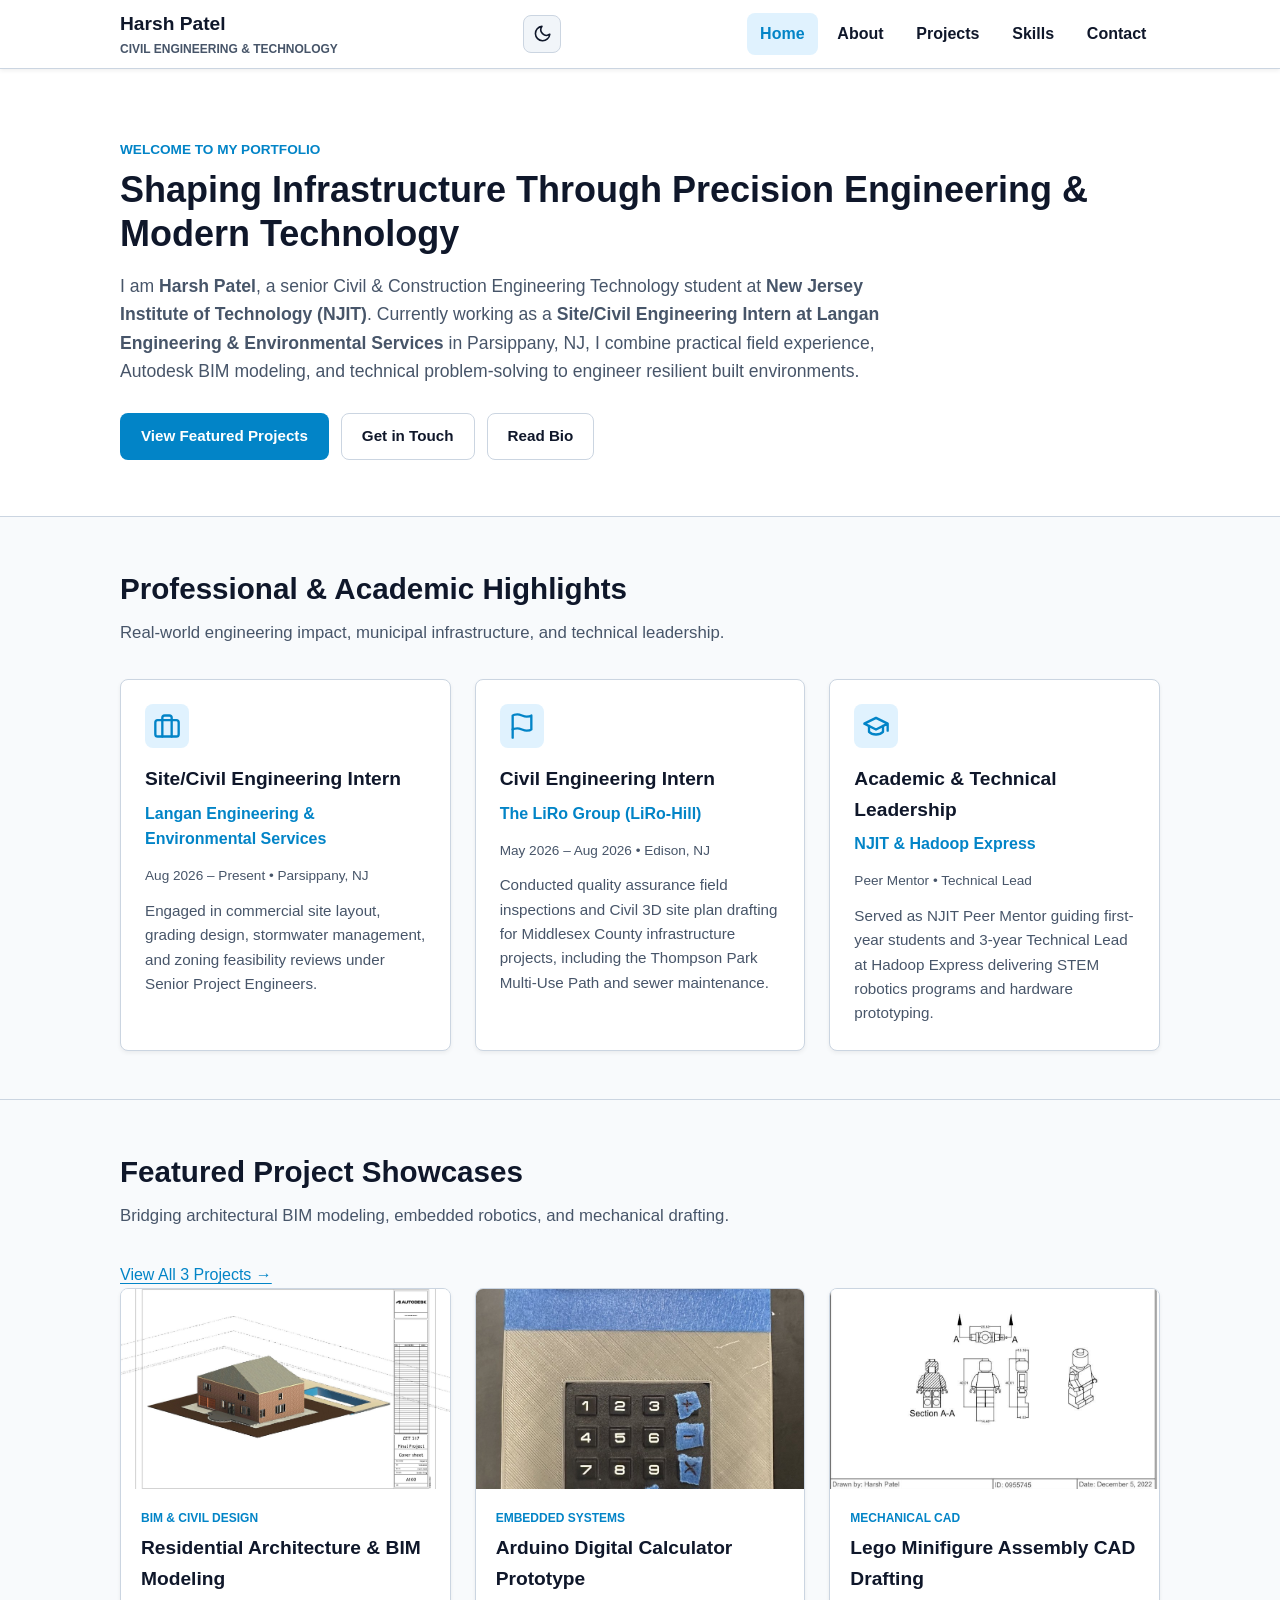
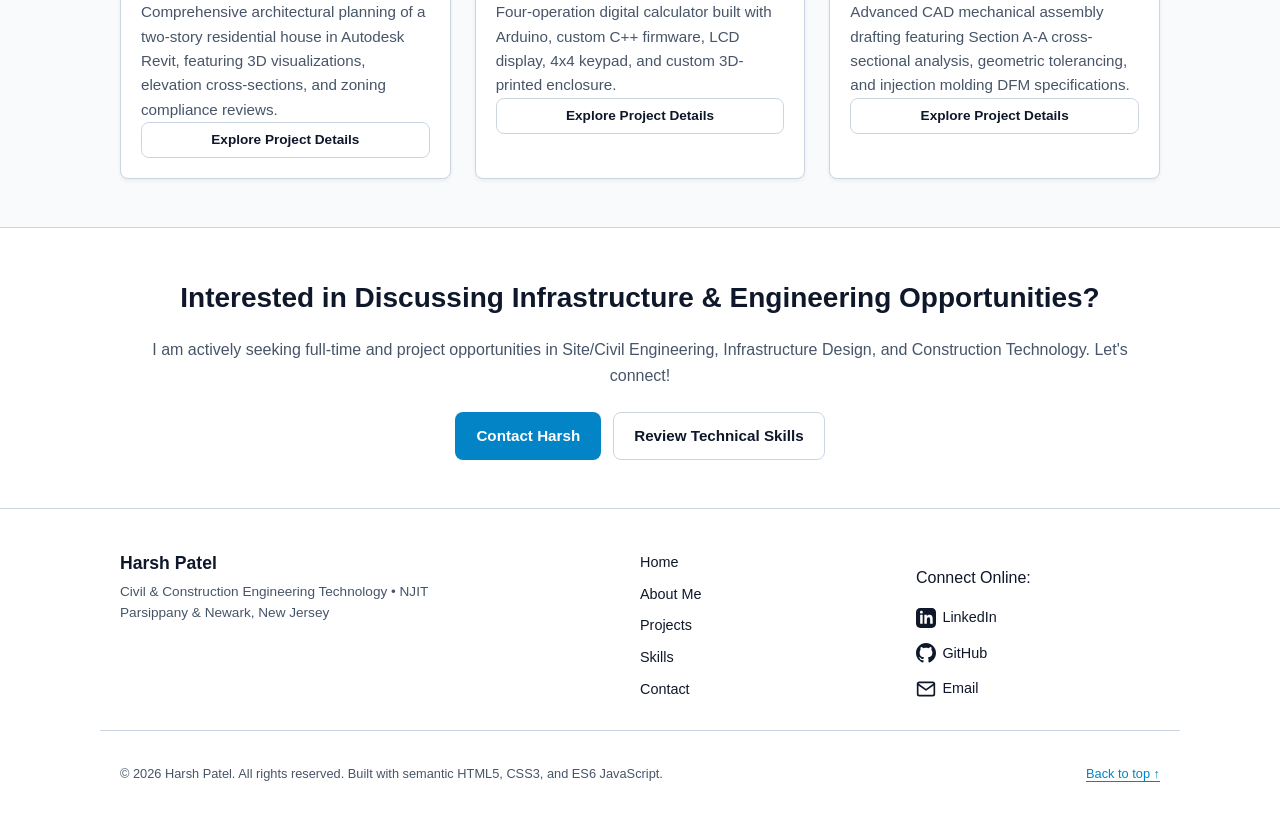
<file: index.html>
<!DOCTYPE html>
<html lang="en">
<head>
  <meta charset="UTF-8">
  <meta name="viewport" content="width=device-width, initial-scale=1.0">
  <meta name="description" content="Personal portfolio of Harsh Patel, Senior Civil & Construction Engineering Technology student at NJIT and Engineering Intern at Langan Engineering.">
  <title>Harsh Patel | Civil Engineering Technologist & Designer</title>
  <link rel="stylesheet" href="./style.css">
</head>
<body>
  <!-- Accessible Skip Link -->
  <a href="#main-content" class="skip-link">Skip to main content</a>

  <!-- Global Header & Navigation -->
  <header class="site-header">
    <div class="container header-container">
      <a href="./index.html" class="brand-logo" aria-label="Harsh Patel Home">
        <span class="brand-name">Harsh Patel</span>
        <span class="brand-title">Civil Engineering &amp; Technology</span>
      </a>

      <!-- Interactivity Controls (Theme Toggle & Mobile Menu) -->
      <div class="nav-controls">
        <button id="theme-toggle" class="theme-toggle" type="button" aria-label="Switch to dark theme" title="Toggle theme">
          <svg class="theme-icon sun-icon" aria-hidden="true" width="20" height="20" viewBox="0 0 24 24" fill="none" stroke="currentColor" stroke-width="2" stroke-linecap="round" stroke-linejoin="round">
            <circle cx="12" cy="12" r="5"></circle>
            <line x1="12" y1="1" x2="12" y2="3"></line>
            <line x1="12" y1="21" x2="12" y2="23"></line>
            <line x1="4.22" y1="4.22" x2="5.64" y2="5.64"></line>
            <line x1="18.36" y1="18.36" x2="19.78" y2="19.78"></line>
            <line x1="1" y1="12" x2="3" y2="12"></line>
            <line x1="21" y1="12" x2="23" y2="12"></line>
            <line x1="4.22" y1="19.78" x2="5.64" y2="18.36"></line>
            <line x1="18.36" y1="5.64" x2="19.78" y2="4.22"></line>
          </svg>
          <svg class="theme-icon moon-icon" aria-hidden="true" width="20" height="20" viewBox="0 0 24 24" fill="none" stroke="currentColor" stroke-width="2" stroke-linecap="round" stroke-linejoin="round">
            <path d="M21 12.79A9 9 0 1 1 11.21 3 7 7 0 0 0 21 12.79z"></path>
          </svg>
        </button>

        <button id="menu-toggle" class="menu-toggle" type="button" aria-expanded="false" aria-controls="primary-nav" aria-label="Toggle navigation menu">
          <span class="hamburger-bar"></span>
          <span class="hamburger-bar"></span>
          <span class="hamburger-bar"></span>
        </button>
      </div>

      <nav id="primary-nav" class="primary-nav" aria-label="Primary Navigation">
        <ul class="nav-list">
          <li class="nav-item"><a href="./index.html" class="nav-link active" aria-current="page">Home</a></li>
          <li class="nav-item"><a href="./about.html" class="nav-link">About</a></li>
          <li class="nav-item"><a href="./projects.html" class="nav-link">Projects</a></li>
          <li class="nav-item"><a href="./skills.html" class="nav-link">Skills</a></li>
          <li class="nav-item"><a href="./contact.html" class="nav-link">Contact</a></li>
        </ul>
      </nav>
    </div>
  </header>

  <!-- Main Landmark -->
  <main id="main-content" tabindex="-1">
    <!-- Hero Section -->
    <section class="hero-section" aria-labelledby="hero-title">
      <div class="container hero-container">
        <div class="hero-content">
          <p class="hero-eyebrow">Welcome to My Portfolio</p>
          <h1 id="hero-title" class="hero-title">Shaping Infrastructure Through Precision Engineering &amp; Modern Technology</h1>
          <p class="hero-description">
            I am <strong>Harsh Patel</strong>, a senior Civil &amp; Construction Engineering Technology student at <strong>New Jersey Institute of Technology (NJIT)</strong>. Currently working as a <strong>Site/Civil Engineering Intern at Langan Engineering &amp; Environmental Services</strong> in Parsippany, NJ, I combine practical field experience, Autodesk BIM modeling, and technical problem-solving to engineer resilient built environments.
          </p>
          <div class="hero-actions">
            <a href="./projects.html" class="btn btn-primary">View Featured Projects</a>
            <a href="./contact.html" class="btn btn-secondary">Get in Touch</a>
            <a href="./about.html" class="btn btn-outline">Read Bio</a>
          </div>
        </div>
      </div>
    </section>

    <!-- Quick Highlights Section -->
    <section class="highlights-section" aria-labelledby="highlights-title">
      <div class="container">
        <h2 id="highlights-title" class="section-title">Professional &amp; Academic Highlights</h2>
        <p class="section-subtitle">Real-world engineering impact, municipal infrastructure, and technical leadership.</p>

        <div class="highlights-grid">
          <!-- Highlight 1: Langan Engineering -->
          <article class="highlight-card">
            <div class="highlight-icon" aria-hidden="true">
              <svg width="28" height="28" viewBox="0 0 24 24" fill="none" stroke="currentColor" stroke-width="2" stroke-linecap="round" stroke-linejoin="round">
                <rect x="2" y="7" width="20" height="14" rx="2" ry="2"></rect>
                <path d="M16 21V5a2 2 0 0 0-2-2h-4a2 2 0 0 0-2 2v16"></path>
              </svg>
            </div>
            <h3 class="highlight-heading">Site/Civil Engineering Intern</h3>
            <p class="highlight-organization">Langan Engineering &amp; Environmental Services</p>
            <p class="highlight-meta">Aug 2026 &ndash; Present &bull; Parsippany, NJ</p>
            <p class="highlight-text">
              Engaged in commercial site layout, grading design, stormwater management, and zoning feasibility reviews under Senior Project Engineers.
            </p>
          </article>

          <!-- Highlight 2: The LiRo Group -->
          <article class="highlight-card">
            <div class="highlight-icon" aria-hidden="true">
              <svg width="28" height="28" viewBox="0 0 24 24" fill="none" stroke="currentColor" stroke-width="2" stroke-linecap="round" stroke-linejoin="round">
                <path d="M4 15s1-1 4-1 5 2 8 2 4-1 4-1V3s-1 1-4 1-5-2-8-2-4 1-4 1z"></path>
                <line x1="4" y1="22" x2="4" y2="15"></line>
              </svg>
            </div>
            <h3 class="highlight-heading">Civil Engineering Intern</h3>
            <p class="highlight-organization">The LiRo Group (LiRo-Hill)</p>
            <p class="highlight-meta">May 2026 &ndash; Aug 2026 &bull; Edison, NJ</p>
            <p class="highlight-text">
              Conducted quality assurance field inspections and Civil 3D site plan drafting for Middlesex County infrastructure projects, including the Thompson Park Multi-Use Path and sewer maintenance.
            </p>
          </article>

          <!-- Highlight 3: Leadership & Education -->
          <article class="highlight-card">
            <div class="highlight-icon" aria-hidden="true">
              <svg width="28" height="28" viewBox="0 0 24 24" fill="none" stroke="currentColor" stroke-width="2" stroke-linecap="round" stroke-linejoin="round">
                <path d="M22 10v6M2 10l10-5 10 5-10 5z"></path>
                <path d="M6 12v5c3 3 9 3 12 0v-5"></path>
              </svg>
            </div>
            <h3 class="highlight-heading">Academic &amp; Technical Leadership</h3>
            <p class="highlight-organization">NJIT &amp; Hadoop Express</p>
            <p class="highlight-meta">Peer Mentor &bull; Technical Lead</p>
            <p class="highlight-text">
              Served as NJIT Peer Mentor guiding first-year students and 3-year Technical Lead at Hadoop Express delivering STEM robotics programs and hardware prototyping.
            </p>
          </article>
        </div>
      </div>
    </section>

    <!-- Featured Projects Preview Section -->
    <section class="preview-section" aria-labelledby="preview-title">
      <div class="container">
        <div class="section-header-row">
          <div>
            <h2 id="preview-title" class="section-title">Featured Project Showcases</h2>
            <p class="section-subtitle">Bridging architectural BIM modeling, embedded robotics, and mechanical drafting.</p>
          </div>
          <a href="./projects.html" class="link-arrow">View All 3 Projects &rarr;</a>
        </div>

        <div class="preview-grid">
          <!-- Project 1 Preview -->
          <article class="preview-card">
            <div class="preview-image-wrap">
              <picture>
                <source srcset="./images/project-1.jpg" type="image/jpeg">
                <img src="./images/project-1.svg" alt="Autodesk Revit two-story modern residential home architectural 3D rendering and cover sheet" class="preview-image" loading="lazy" width="600" height="400">
              </picture>
            </div>
            <div class="preview-card-body">
              <span class="preview-tag">BIM &amp; Civil Design</span>
              <h3 class="preview-heading">Residential Architecture &amp; BIM Modeling</h3>
              <p class="preview-text">
                Comprehensive architectural planning of a two-story residential house in Autodesk Revit, featuring 3D visualizations, elevation cross-sections, and zoning compliance reviews.
              </p>
              <a href="./projects.html#project-1" class="btn btn-sm btn-secondary">Explore Project Details</a>
            </div>
          </article>

          <!-- Project 2 Preview -->
          <article class="preview-card">
            <div class="preview-image-wrap">
              <picture>
                <source srcset="./images/project-2.jpg" type="image/jpeg">
                <img src="./images/project-2.svg" alt="Custom 3D-printed digital Arduino calculator with LCD display and 4x4 keypad" class="preview-image" loading="lazy" width="600" height="400">
              </picture>
            </div>
            <div class="preview-card-body">
              <span class="preview-tag">Embedded Systems</span>
              <h3 class="preview-heading">Arduino Digital Calculator Prototype</h3>
              <p class="preview-text">
                Four-operation digital calculator built with Arduino, custom C++ firmware, LCD display, 4x4 keypad, and custom 3D-printed enclosure.
              </p>
              <a href="./projects.html#project-2" class="btn btn-sm btn-secondary">Explore Project Details</a>
            </div>
          </article>

          <!-- Project 3 Preview -->
          <article class="preview-card">
            <div class="preview-image-wrap">
              <picture>
                <source srcset="./images/project-3.jpg" type="image/jpeg">
                <img src="./images/project-3.svg" alt="Technical mechanical assembly CAD blueprint of standardized Lego minifigure with Section A-A cross section" class="preview-image" loading="lazy" width="600" height="400">
              </picture>
            </div>
            <div class="preview-card-body">
              <span class="preview-tag">Mechanical CAD</span>
              <h3 class="preview-heading">Lego Minifigure Assembly CAD Drafting</h3>
              <p class="preview-text">
                Advanced CAD mechanical assembly drafting featuring Section A-A cross-sectional analysis, geometric tolerancing, and injection molding DFM specifications.
              </p>
              <a href="./projects.html#project-3" class="btn btn-sm btn-secondary">Explore Project Details</a>
            </div>
          </article>
        </div>
      </div>
    </section>

    <!-- Call to Action Banner -->
    <section class="cta-banner" aria-labelledby="cta-heading">
      <div class="container cta-container">
        <h2 id="cta-heading" class="cta-title">Interested in Discussing Infrastructure &amp; Engineering Opportunities?</h2>
        <p class="cta-text">
          I am actively seeking full-time and project opportunities in Site/Civil Engineering, Infrastructure Design, and Construction Technology. Let's connect!
        </p>
        <div class="cta-buttons">
          <a href="./contact.html" class="btn btn-primary">Contact Harsh</a>
          <a href="./skills.html" class="btn btn-outline">Review Technical Skills</a>
        </div>
      </div>
    </section>
  </main>

  <!-- Global Semantic Footer -->
  <footer class="site-footer">
    <div class="container footer-container">
      <div class="footer-brand">
        <p class="footer-title">Harsh Patel</p>
        <p class="footer-tagline">Civil &amp; Construction Engineering Technology &bull; NJIT</p>
        <p class="footer-location">Parsippany &amp; Newark, New Jersey</p>
      </div>

      <nav class="footer-nav" aria-label="Footer Navigation">
        <ul class="footer-links">
          <li><a href="./index.html">Home</a></li>
          <li><a href="./about.html">About Me</a></li>
          <li><a href="./projects.html">Projects</a></li>
          <li><a href="./skills.html">Skills</a></li>
          <li><a href="./contact.html">Contact</a></li>
        </ul>
      </nav>

      <div class="footer-social">
        <p class="footer-social-label">Connect Online:</p>
        <ul class="social-links">
          <li>
            <a href="https://www.linkedin.com/in/harsh-patel-372487246/" target="_blank" rel="noopener noreferrer" aria-label="Harsh Patel LinkedIn Profile (opens in new tab)">
              <svg width="20" height="20" viewBox="0 0 24 24" fill="currentColor" aria-hidden="true">
                <path d="M19 0h-14c-2.761 0-5 2.239-5 5v14c0 2.761 2.239 5 5 5h14c2.762 0 5-2.239 5-5v-14c0-2.761-2.238-5-5-5zm-11 19h-3v-11h3v11zm-1.5-12.268c-.966 0-1.75-.79-1.75-1.764s.784-1.764 1.75-1.764 1.75.79 1.75 1.764-.783 1.764-1.75 1.764zm13.5 12.268h-3v-5.604c0-3.368-4-3.113-4 0v5.604h-3v-11h3v1.765c1.396-2.586 7-2.777 7 2.476v6.759z"/>
              </svg>
              <span>LinkedIn</span>
            </a>
          </li>
          <li>
            <a href="https://github.com/hrp73-prog" target="_blank" rel="noopener noreferrer" aria-label="Harsh Patel GitHub Profile (opens in new tab)">
              <svg width="20" height="20" viewBox="0 0 24 24" fill="currentColor" aria-hidden="true">
                <path d="M12 0c-6.626 0-12 5.373-12 12 0 5.302 3.438 9.8 8.207 11.387.599.111.793-.261.793-.577v-2.234c-3.338.726-4.033-1.416-4.033-1.416-.546-1.387-1.333-1.756-1.333-1.756-1.089-.745.083-.729.083-.729 1.205.084 1.839 1.237 1.839 1.237 1.07 1.834 2.807 1.304 3.492.997.107-.775.418-1.305.762-1.604-2.665-.305-5.467-1.334-5.467-5.931 0-1.311.469-2.381 1.236-3.221-.124-.303-.535-1.524.117-3.176 0 0 1.008-.322 3.301 1.23.957-.266 1.983-.399 3.003-.404 1.02.005 2.047.138 3.006.404 2.291-1.552 3.297-1.23 3.297-1.23.653 1.653.242 2.874.118 3.176.77.84 1.235 1.911 1.235 3.221 0 4.609-2.807 5.624-5.479 5.921.43.372.823 1.102.823 2.222v3.293c0 .319.192.694.801.576 4.765-1.589 8.199-6.086 8.199-11.386 0-6.627-5.373-12-12-12z"/>
              </svg>
              <span>GitHub</span>
            </a>
          </li>
          <li>
            <a href="mailto:hrp73@njit.edu" aria-label="Email Harsh Patel directly">
              <svg width="20" height="20" viewBox="0 0 24 24" fill="none" stroke="currentColor" stroke-width="2" stroke-linecap="round" stroke-linejoin="round" aria-hidden="true">
                <path d="M4 4h16c1.1 0 2 .9 2 2v12c0 1.1-.9 2-2 2H4c-1.1 0-2-.9-2-2V6c0-1.1.9-2 2-2z"></path>
                <polyline points="22,6 12,13 2,6"></polyline>
              </svg>
              <span>Email</span>
            </a>
          </li>
        </ul>
      </div>
    </div>
    <div class="footer-bottom">
      <div class="container footer-bottom-inner">
        <p>&copy; 2026 Harsh Patel. All rights reserved. Built with semantic HTML5, CSS3, and ES6 JavaScript.</p>
        <p><a href="#main-content" class="back-to-top">Back to top &uarr;</a></p>
      </div>
    </div>
  </footer>

  <!-- External JavaScript -->
  <script src="./script.js" defer></script>
</body>
</html>
</file>
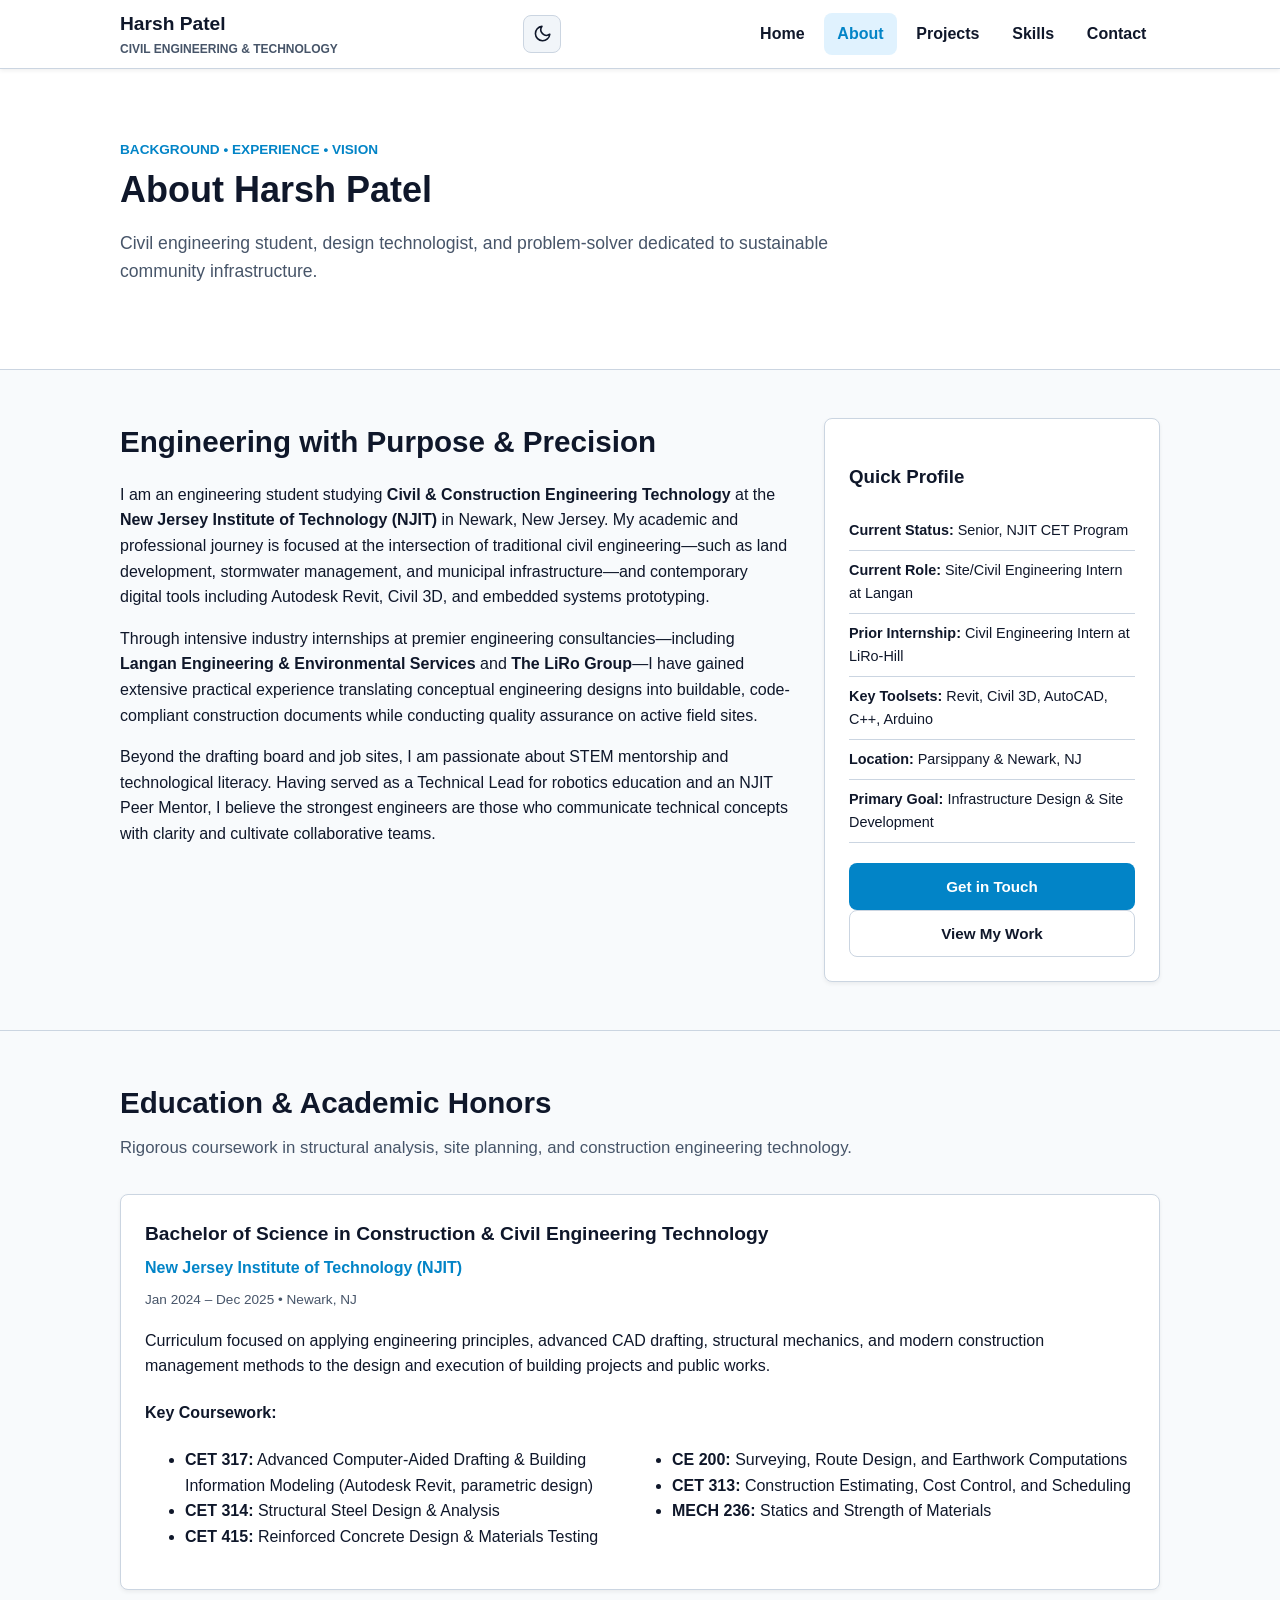
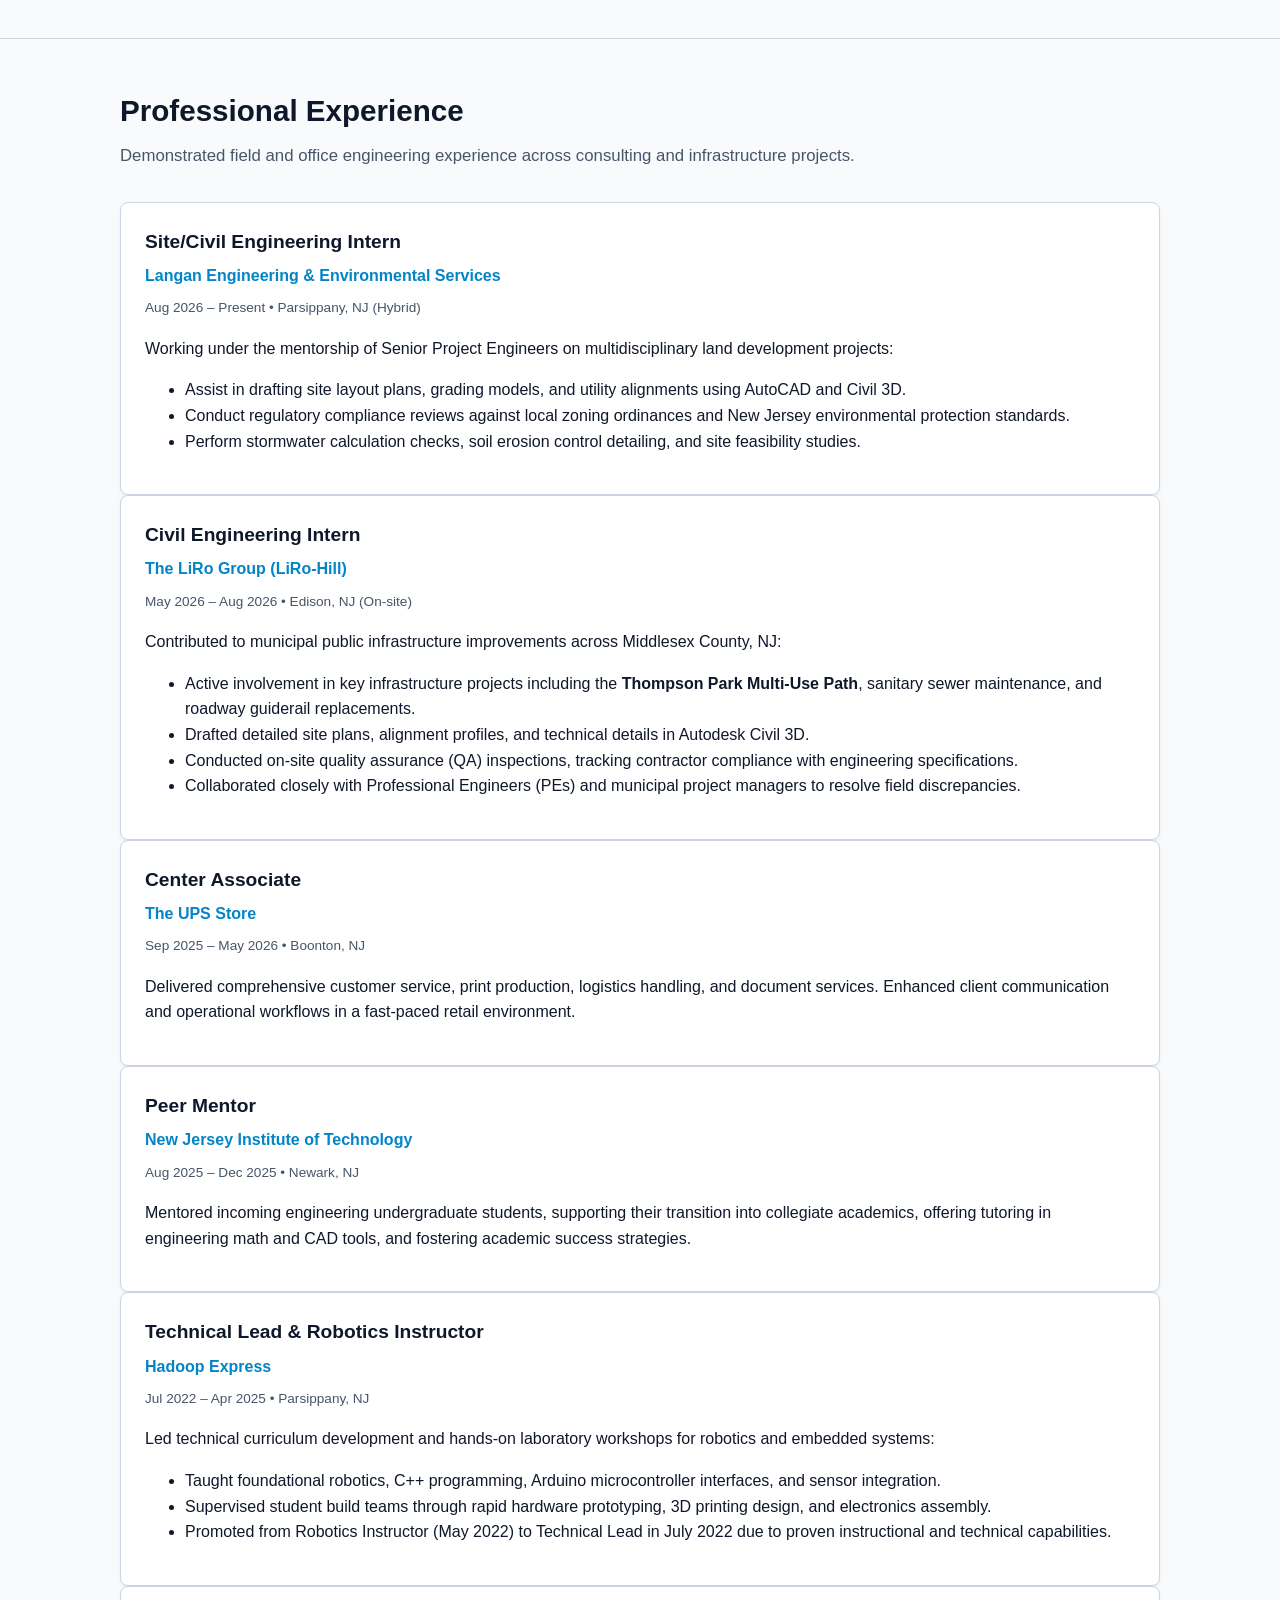
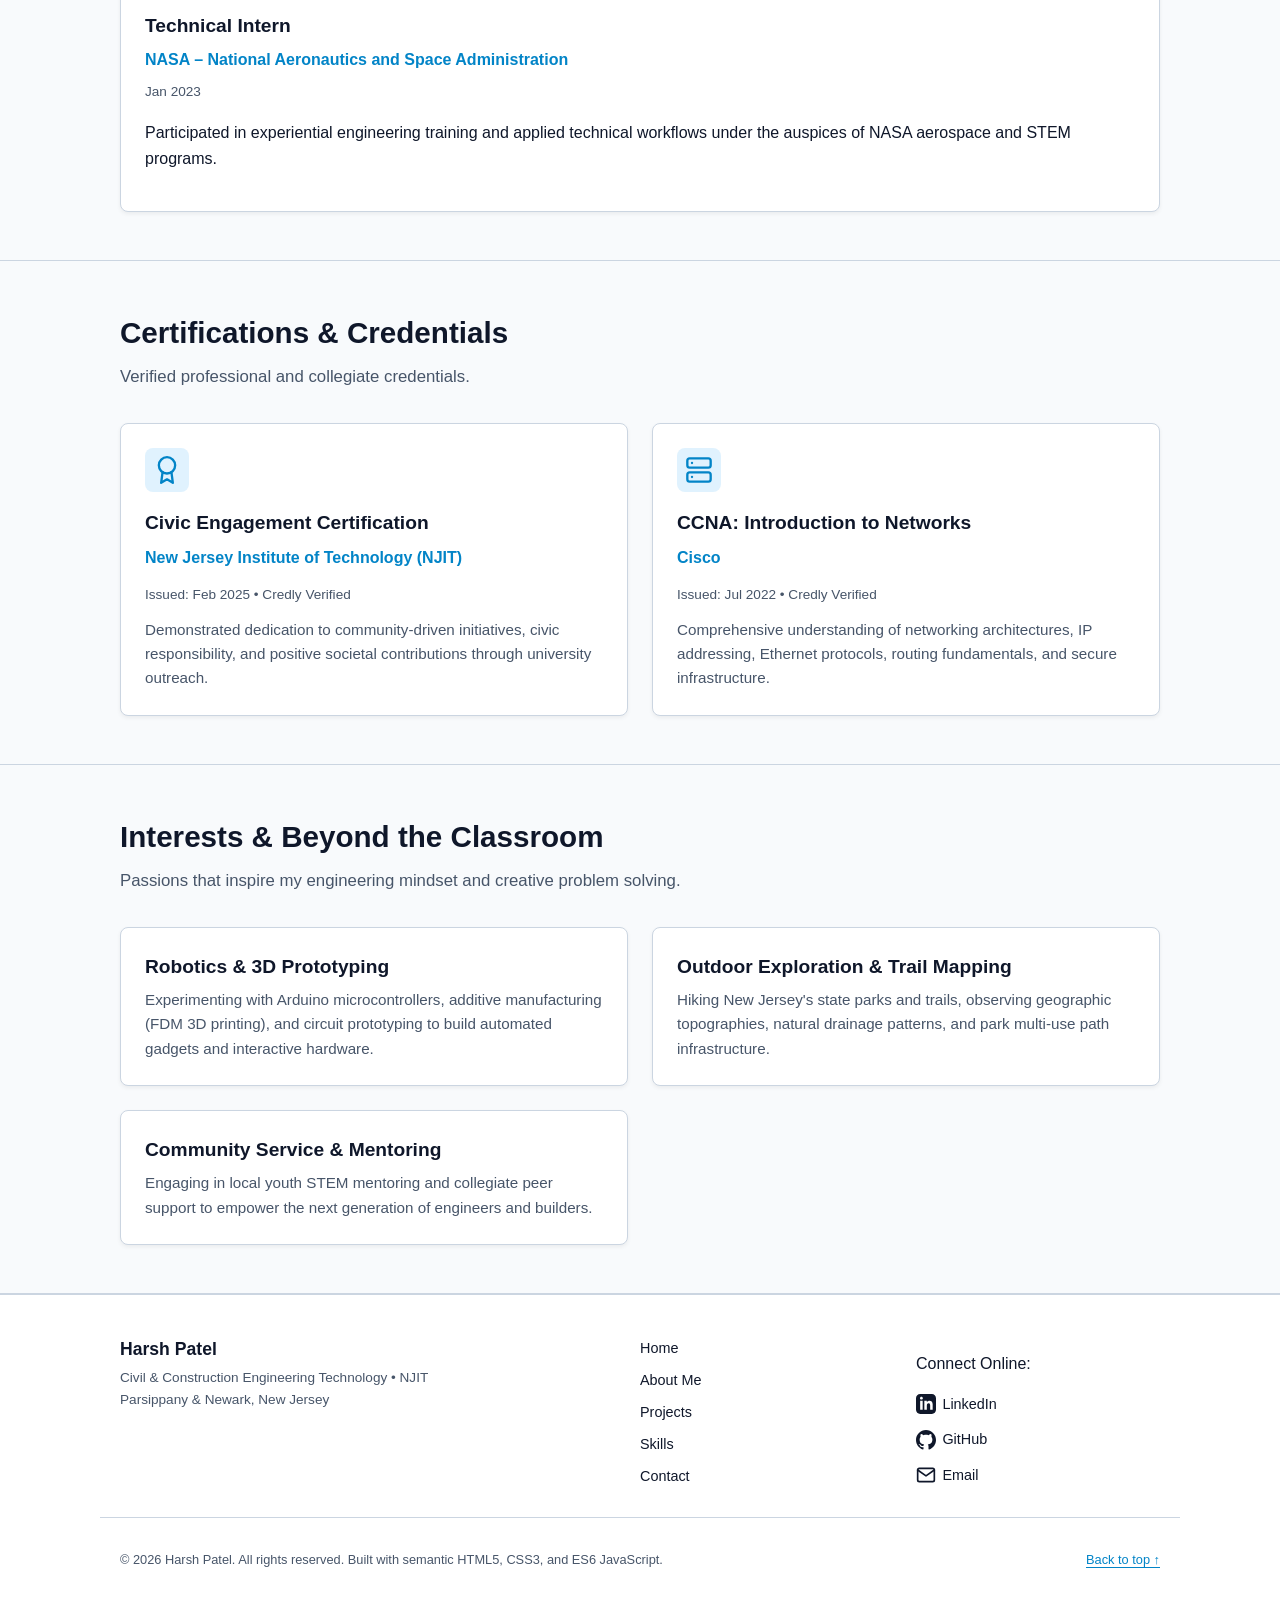
<file: about.html>
<!DOCTYPE html>
<html lang="en">
<head>
  <meta charset="UTF-8">
  <meta name="viewport" content="width=device-width, initial-scale=1.0">
  <meta name="description" content="Learn about Harsh Patel: Civil & Construction Engineering Technology student at NJIT, Site/Civil Engineering Intern at Langan, and former intern at LiRo-Hill.">
  <title>About Me | Harsh Patel - Civil Engineering Portfolio</title>
  <link rel="stylesheet" href="./style.css">
</head>
<body>
  <!-- Accessible Skip Link -->
  <a href="#main-content" class="skip-link">Skip to main content</a>

  <!-- Global Header & Navigation -->
  <header class="site-header">
    <div class="container header-container">
      <a href="./index.html" class="brand-logo" aria-label="Harsh Patel Home">
        <span class="brand-name">Harsh Patel</span>
        <span class="brand-title">Civil Engineering &amp; Technology</span>
      </a>

      <div class="nav-controls">
        <button id="theme-toggle" class="theme-toggle" type="button" aria-label="Switch to dark theme" title="Toggle theme">
          <svg class="theme-icon sun-icon" aria-hidden="true" width="20" height="20" viewBox="0 0 24 24" fill="none" stroke="currentColor" stroke-width="2" stroke-linecap="round" stroke-linejoin="round">
            <circle cx="12" cy="12" r="5"></circle>
            <line x1="12" y1="1" x2="12" y2="3"></line>
            <line x1="12" y1="21" x2="12" y2="23"></line>
            <line x1="4.22" y1="4.22" x2="5.64" y2="5.64"></line>
            <line x1="18.36" y1="18.36" x2="19.78" y2="19.78"></line>
            <line x1="1" y1="12" x2="3" y2="12"></line>
            <line x1="21" y1="12" x2="23" y2="12"></line>
            <line x1="4.22" y1="19.78" x2="5.64" y2="18.36"></line>
            <line x1="18.36" y1="5.64" x2="19.78" y2="4.22"></line>
          </svg>
          <svg class="theme-icon moon-icon" aria-hidden="true" width="20" height="20" viewBox="0 0 24 24" fill="none" stroke="currentColor" stroke-width="2" stroke-linecap="round" stroke-linejoin="round">
            <path d="M21 12.79A9 9 0 1 1 11.21 3 7 7 0 0 0 21 12.79z"></path>
          </svg>
        </button>

        <button id="menu-toggle" class="menu-toggle" type="button" aria-expanded="false" aria-controls="primary-nav" aria-label="Toggle navigation menu">
          <span class="hamburger-bar"></span>
          <span class="hamburger-bar"></span>
          <span class="hamburger-bar"></span>
        </button>
      </div>

      <nav id="primary-nav" class="primary-nav" aria-label="Primary Navigation">
        <ul class="nav-list">
          <li class="nav-item"><a href="./index.html" class="nav-link">Home</a></li>
          <li class="nav-item"><a href="./about.html" class="nav-link active" aria-current="page">About</a></li>
          <li class="nav-item"><a href="./projects.html" class="nav-link">Projects</a></li>
          <li class="nav-item"><a href="./skills.html" class="nav-link">Skills</a></li>
          <li class="nav-item"><a href="./contact.html" class="nav-link">Contact</a></li>
        </ul>
      </nav>
    </div>
  </header>

  <!-- Main Content Landmark -->
  <main id="main-content" tabindex="-1">
    <!-- Page Header Banner -->
    <section class="page-header-banner" aria-labelledby="page-title">
      <div class="container">
        <p class="banner-eyebrow">Background &bull; Experience &bull; Vision</p>
        <h1 id="page-title" class="banner-title">About Harsh Patel</h1>
        <p class="banner-subtitle">Civil engineering student, design technologist, and problem-solver dedicated to sustainable community infrastructure.</p>
      </div>
    </section>

    <!-- Bio & Professional Summary -->
    <section class="about-summary-section" aria-labelledby="bio-heading">
      <div class="container">
        <div class="about-grid">
          <div class="about-text-column">
            <h2 id="bio-heading" class="section-title">Engineering with Purpose &amp; Precision</h2>
            <p>
              I am an engineering student studying <strong>Civil &amp; Construction Engineering Technology</strong> at the <strong>New Jersey Institute of Technology (NJIT)</strong> in Newark, New Jersey. My academic and professional journey is focused at the intersection of traditional civil engineering—such as land development, stormwater management, and municipal infrastructure—and contemporary digital tools including Autodesk Revit, Civil 3D, and embedded systems prototyping.
            </p>
            <p>
              Through intensive industry internships at premier engineering consultancies—including <strong>Langan Engineering &amp; Environmental Services</strong> and <strong>The LiRo Group</strong>—I have gained extensive practical experience translating conceptual engineering designs into buildable, code-compliant construction documents while conducting quality assurance on active field sites.
            </p>
            <p>
              Beyond the drafting board and job sites, I am passionate about STEM mentorship and technological literacy. Having served as a Technical Lead for robotics education and an NJIT Peer Mentor, I believe the strongest engineers are those who communicate technical concepts with clarity and cultivate collaborative teams.
            </p>
          </div>
          <aside class="about-quick-facts" aria-labelledby="quick-facts-heading">
            <h3 id="quick-facts-heading" class="quick-facts-title">Quick Profile</h3>
            <ul class="facts-list">
              <li><strong>Current Status:</strong> Senior, NJIT CET Program</li>
              <li><strong>Current Role:</strong> Site/Civil Engineering Intern at Langan</li>
              <li><strong>Prior Internship:</strong> Civil Engineering Intern at LiRo-Hill</li>
              <li><strong>Key Toolsets:</strong> Revit, Civil 3D, AutoCAD, C++, Arduino</li>
              <li><strong>Location:</strong> Parsippany &amp; Newark, NJ</li>
              <li><strong>Primary Goal:</strong> Infrastructure Design &amp; Site Development</li>
            </ul>
            <div class="quick-actions">
              <a href="./contact.html" class="btn btn-primary btn-block">Get in Touch</a>
              <a href="./projects.html" class="btn btn-outline btn-block">View My Work</a>
            </div>
          </aside>
        </div>
      </div>
    </section>

    <!-- Education Section -->
    <section class="about-education-section" aria-labelledby="education-heading">
      <div class="container">
        <h2 id="education-heading" class="section-title">Education &amp; Academic Honors</h2>
        <p class="section-subtitle">Rigorous coursework in structural analysis, site planning, and construction engineering technology.</p>

        <article class="timeline-card">
          <div class="timeline-header">
            <div>
              <h3 class="timeline-role">Bachelor of Science in Construction &amp; Civil Engineering Technology</h3>
              <p class="timeline-company">New Jersey Institute of Technology (NJIT)</p>
            </div>
            <span class="timeline-date">Jan 2024 &ndash; Dec 2025 &bull; Newark, NJ</span>
          </div>
          <div class="timeline-body">
            <p>
              Curriculum focused on applying engineering principles, advanced CAD drafting, structural mechanics, and modern construction management methods to the design and execution of building projects and public works.
            </p>
            <h4 class="sub-heading">Key Coursework:</h4>
            <ul class="course-list">
              <li><strong>CET 317:</strong> Advanced Computer-Aided Drafting &amp; Building Information Modeling (Autodesk Revit, parametric design)</li>
              <li><strong>CET 314:</strong> Structural Steel Design &amp; Analysis</li>
              <li><strong>CET 415:</strong> Reinforced Concrete Design &amp; Materials Testing</li>
              <li><strong>CE 200:</strong> Surveying, Route Design, and Earthwork Computations</li>
              <li><strong>CET 313:</strong> Construction Estimating, Cost Control, and Scheduling</li>
              <li><strong>MECH 236:</strong> Statics and Strength of Materials</li>
            </ul>
          </div>
        </article>
      </div>
    </section>

    <!-- Work Experience Section -->
    <section class="about-experience-section" aria-labelledby="experience-heading">
      <div class="container">
        <h2 id="experience-heading" class="section-title">Professional Experience</h2>
        <p class="section-subtitle">Demonstrated field and office engineering experience across consulting and infrastructure projects.</p>

        <div class="experience-timeline">
          <!-- Experience 1: Langan -->
          <article class="timeline-card">
            <div class="timeline-header">
              <div>
                <h3 class="timeline-role">Site/Civil Engineering Intern</h3>
                <p class="timeline-company">Langan Engineering &amp; Environmental Services</p>
              </div>
              <span class="timeline-date">Aug 2026 &ndash; Present &bull; Parsippany, NJ (Hybrid)</span>
            </div>
            <div class="timeline-body">
              <p>
                Working under the mentorship of Senior Project Engineers on multidisciplinary land development projects:
              </p>
              <ul>
                <li>Assist in drafting site layout plans, grading models, and utility alignments using AutoCAD and Civil 3D.</li>
                <li>Conduct regulatory compliance reviews against local zoning ordinances and New Jersey environmental protection standards.</li>
                <li>Perform stormwater calculation checks, soil erosion control detailing, and site feasibility studies.</li>
              </ul>
            </div>
          </article>

          <!-- Experience 2: LiRo-Hill -->
          <article class="timeline-card">
            <div class="timeline-header">
              <div>
                <h3 class="timeline-role">Civil Engineering Intern</h3>
                <p class="timeline-company">The LiRo Group (LiRo-Hill)</p>
              </div>
              <span class="timeline-date">May 2026 &ndash; Aug 2026 &bull; Edison, NJ (On-site)</span>
            </div>
            <div class="timeline-body">
              <p>
                Contributed to municipal public infrastructure improvements across Middlesex County, NJ:
              </p>
              <ul>
                <li>Active involvement in key infrastructure projects including the <strong>Thompson Park Multi-Use Path</strong>, sanitary sewer maintenance, and roadway guiderail replacements.</li>
                <li>Drafted detailed site plans, alignment profiles, and technical details in Autodesk Civil 3D.</li>
                <li>Conducted on-site quality assurance (QA) inspections, tracking contractor compliance with engineering specifications.</li>
                <li>Collaborated closely with Professional Engineers (PEs) and municipal project managers to resolve field discrepancies.</li>
              </ul>
            </div>
          </article>

          <!-- Experience 3: The UPS Store -->
          <article class="timeline-card">
            <div class="timeline-header">
              <div>
                <h3 class="timeline-role">Center Associate</h3>
                <p class="timeline-company">The UPS Store</p>
              </div>
              <span class="timeline-date">Sep 2025 &ndash; May 2026 &bull; Boonton, NJ</span>
            </div>
            <div class="timeline-body">
              <p>
                Delivered comprehensive customer service, print production, logistics handling, and document services. Enhanced client communication and operational workflows in a fast-paced retail environment.
              </p>
            </div>
          </article>

          <!-- Experience 4: NJIT Peer Mentor -->
          <article class="timeline-card">
            <div class="timeline-header">
              <div>
                <h3 class="timeline-role">Peer Mentor</h3>
                <p class="timeline-company">New Jersey Institute of Technology</p>
              </div>
              <span class="timeline-date">Aug 2025 &ndash; Dec 2025 &bull; Newark, NJ</span>
            </div>
            <div class="timeline-body">
              <p>
                Mentored incoming engineering undergraduate students, supporting their transition into collegiate academics, offering tutoring in engineering math and CAD tools, and fostering academic success strategies.
              </p>
            </div>
          </article>

          <!-- Experience 5: Hadoop Express -->
          <article class="timeline-card">
            <div class="timeline-header">
              <div>
                <h3 class="timeline-role">Technical Lead &amp; Robotics Instructor</h3>
                <p class="timeline-company">Hadoop Express</p>
              </div>
              <span class="timeline-date">Jul 2022 &ndash; Apr 2025 &bull; Parsippany, NJ</span>
            </div>
            <div class="timeline-body">
              <p>
                Led technical curriculum development and hands-on laboratory workshops for robotics and embedded systems:
              </p>
              <ul>
                <li>Taught foundational robotics, C++ programming, Arduino microcontroller interfaces, and sensor integration.</li>
                <li>Supervised student build teams through rapid hardware prototyping, 3D printing design, and electronics assembly.</li>
                <li>Promoted from Robotics Instructor (May 2022) to Technical Lead in July 2022 due to proven instructional and technical capabilities.</li>
              </ul>
            </div>
          </article>

          <!-- Experience 6: NASA Internship -->
          <article class="timeline-card">
            <div class="timeline-header">
              <div>
                <h3 class="timeline-role">Technical Intern</h3>
                <p class="timeline-company">NASA &ndash; National Aeronautics and Space Administration</p>
              </div>
              <span class="timeline-date">Jan 2023</span>
            </div>
            <div class="timeline-body">
              <p>
                Participated in experiential engineering training and applied technical workflows under the auspices of NASA aerospace and STEM programs.
              </p>
            </div>
          </article>
        </div>
      </div>
    </section>

    <!-- Certifications Section -->
    <section class="about-certifications-section" aria-labelledby="certifications-heading">
      <div class="container">
        <h2 id="certifications-heading" class="section-title">Certifications &amp; Credentials</h2>
        <p class="section-subtitle">Verified professional and collegiate credentials.</p>

        <div class="certifications-grid">
          <article class="cert-card">
            <div class="cert-icon" aria-hidden="true">
              <svg width="28" height="28" viewBox="0 0 24 24" fill="none" stroke="currentColor" stroke-width="2" stroke-linecap="round" stroke-linejoin="round">
                <circle cx="12" cy="8" r="7"></circle>
                <polyline points="8.21 13.89 7 23 12 20 17 23 15.79 13.88"></polyline>
              </svg>
            </div>
            <h3 class="cert-title">Civic Engagement Certification</h3>
            <p class="cert-issuer">New Jersey Institute of Technology (NJIT)</p>
            <p class="cert-date">Issued: Feb 2025 &bull; Credly Verified</p>
            <p class="cert-desc">
              Demonstrated dedication to community-driven initiatives, civic responsibility, and positive societal contributions through university outreach.
            </p>
          </article>

          <article class="cert-card">
            <div class="cert-icon" aria-hidden="true">
              <svg width="28" height="28" viewBox="0 0 24 24" fill="none" stroke="currentColor" stroke-width="2" stroke-linecap="round" stroke-linejoin="round">
                <rect x="2" y="2" width="20" height="8" rx="2" ry="2"></rect>
                <rect x="2" y="14" width="20" height="8" rx="2" ry="2"></rect>
                <line x1="6" y1="6" x2="6.01" y2="6"></line>
                <line x1="6" y1="18" x2="6.01" y2="18"></line>
              </svg>
            </div>
            <h3 class="cert-title">CCNA: Introduction to Networks</h3>
            <p class="cert-issuer">Cisco</p>
            <p class="cert-date">Issued: Jul 2022 &bull; Credly Verified</p>
            <p class="cert-desc">
              Comprehensive understanding of networking architectures, IP addressing, Ethernet protocols, routing fundamentals, and secure infrastructure.
            </p>
          </article>
        </div>
      </div>
    </section>

    <!-- Personal Interests Section -->
    <section class="about-interests-section" aria-labelledby="interests-heading">
      <div class="container">
        <h2 id="interests-heading" class="section-title">Interests &amp; Beyond the Classroom</h2>
        <p class="section-subtitle">Passions that inspire my engineering mindset and creative problem solving.</p>

        <div class="interests-grid">
          <article class="interest-card">
            <h3 class="interest-title">Robotics &amp; 3D Prototyping</h3>
            <p class="interest-text">
              Experimenting with Arduino microcontrollers, additive manufacturing (FDM 3D printing), and circuit prototyping to build automated gadgets and interactive hardware.
            </p>
          </article>
          <article class="interest-card">
            <h3 class="interest-title">Outdoor Exploration &amp; Trail Mapping</h3>
            <p class="interest-text">
              Hiking New Jersey's state parks and trails, observing geographic topographies, natural drainage patterns, and park multi-use path infrastructure.
            </p>
          </article>
          <article class="interest-card">
            <h3 class="interest-title">Community Service &amp; Mentoring</h3>
            <p class="interest-text">
              Engaging in local youth STEM mentoring and collegiate peer support to empower the next generation of engineers and builders.
            </p>
          </article>
        </div>
      </div>
    </section>
  </main>

  <!-- Global Footer -->
  <footer class="site-footer">
    <div class="container footer-container">
      <div class="footer-brand">
        <p class="footer-title">Harsh Patel</p>
        <p class="footer-tagline">Civil &amp; Construction Engineering Technology &bull; NJIT</p>
        <p class="footer-location">Parsippany &amp; Newark, New Jersey</p>
      </div>

      <nav class="footer-nav" aria-label="Footer Navigation">
        <ul class="footer-links">
          <li><a href="./index.html">Home</a></li>
          <li><a href="./about.html">About Me</a></li>
          <li><a href="./projects.html">Projects</a></li>
          <li><a href="./skills.html">Skills</a></li>
          <li><a href="./contact.html">Contact</a></li>
        </ul>
      </nav>

      <div class="footer-social">
        <p class="footer-social-label">Connect Online:</p>
        <ul class="social-links">
          <li>
            <a href="https://www.linkedin.com/in/harsh-patel-372487246/" target="_blank" rel="noopener noreferrer" aria-label="Harsh Patel LinkedIn Profile (opens in new tab)">
              <svg width="20" height="20" viewBox="0 0 24 24" fill="currentColor" aria-hidden="true">
                <path d="M19 0h-14c-2.761 0-5 2.239-5 5v14c0 2.761 2.239 5 5 5h14c2.762 0 5-2.239 5-5v-14c0-2.761-2.238-5-5-5zm-11 19h-3v-11h3v11zm-1.5-12.268c-.966 0-1.75-.79-1.75-1.764s.784-1.764 1.75-1.764 1.75.79 1.75 1.764-.783 1.764-1.75 1.764zm13.5 12.268h-3v-5.604c0-3.368-4-3.113-4 0v5.604h-3v-11h3v1.765c1.396-2.586 7-2.777 7 2.476v6.759z"/>
              </svg>
              <span>LinkedIn</span>
            </a>
          </li>
          <li>
            <a href="https://github.com/hrp73-prog" target="_blank" rel="noopener noreferrer" aria-label="Harsh Patel GitHub Profile (opens in new tab)">
              <svg width="20" height="20" viewBox="0 0 24 24" fill="currentColor" aria-hidden="true">
                <path d="M12 0c-6.626 0-12 5.373-12 12 0 5.302 3.438 9.8 8.207 11.387.599.111.793-.261.793-.577v-2.234c-3.338.726-4.033-1.416-4.033-1.416-.546-1.387-1.333-1.756-1.333-1.756-1.089-.745.083-.729.083-.729 1.205.084 1.839 1.237 1.839 1.237 1.07 1.834 2.807 1.304 3.492.997.107-.775.418-1.305.762-1.604-2.665-.305-5.467-1.334-5.467-5.931 0-1.311.469-2.381 1.236-3.221-.124-.303-.535-1.524.117-3.176 0 0 1.008-.322 3.301 1.23.957-.266 1.983-.399 3.003-.404 1.02.005 2.047.138 3.006.404 2.291-1.552 3.297-1.23 3.297-1.23.653 1.653.242 2.874.118 3.176.77.84 1.235 1.911 1.235 3.221 0 4.609-2.807 5.624-5.479 5.921.43.372.823 1.102.823 2.222v3.293c0 .319.192.694.801.576 4.765-1.589 8.199-6.086 8.199-11.386 0-6.627-5.373-12-12-12z"/>
              </svg>
              <span>GitHub</span>
            </a>
          </li>
          <li>
            <a href="mailto:hrp73@njit.edu" aria-label="Email Harsh Patel directly">
              <svg width="20" height="20" viewBox="0 0 24 24" fill="none" stroke="currentColor" stroke-width="2" stroke-linecap="round" stroke-linejoin="round" aria-hidden="true">
                <path d="M4 4h16c1.1 0 2 .9 2 2v12c0 1.1-.9 2-2 2H4c-1.1 0-2-.9-2-2V6c0-1.1.9-2 2-2z"></path>
                <polyline points="22,6 12,13 2,6"></polyline>
              </svg>
              <span>Email</span>
            </a>
          </li>
        </ul>
      </div>
    </div>
    <div class="footer-bottom">
      <div class="container footer-bottom-inner">
        <p>&copy; 2026 Harsh Patel. All rights reserved. Built with semantic HTML5, CSS3, and ES6 JavaScript.</p>
        <p><a href="#main-content" class="back-to-top">Back to top &uarr;</a></p>
      </div>
    </div>
  </footer>

  <script src="./script.js" defer></script>
</body>
</html>
</file>
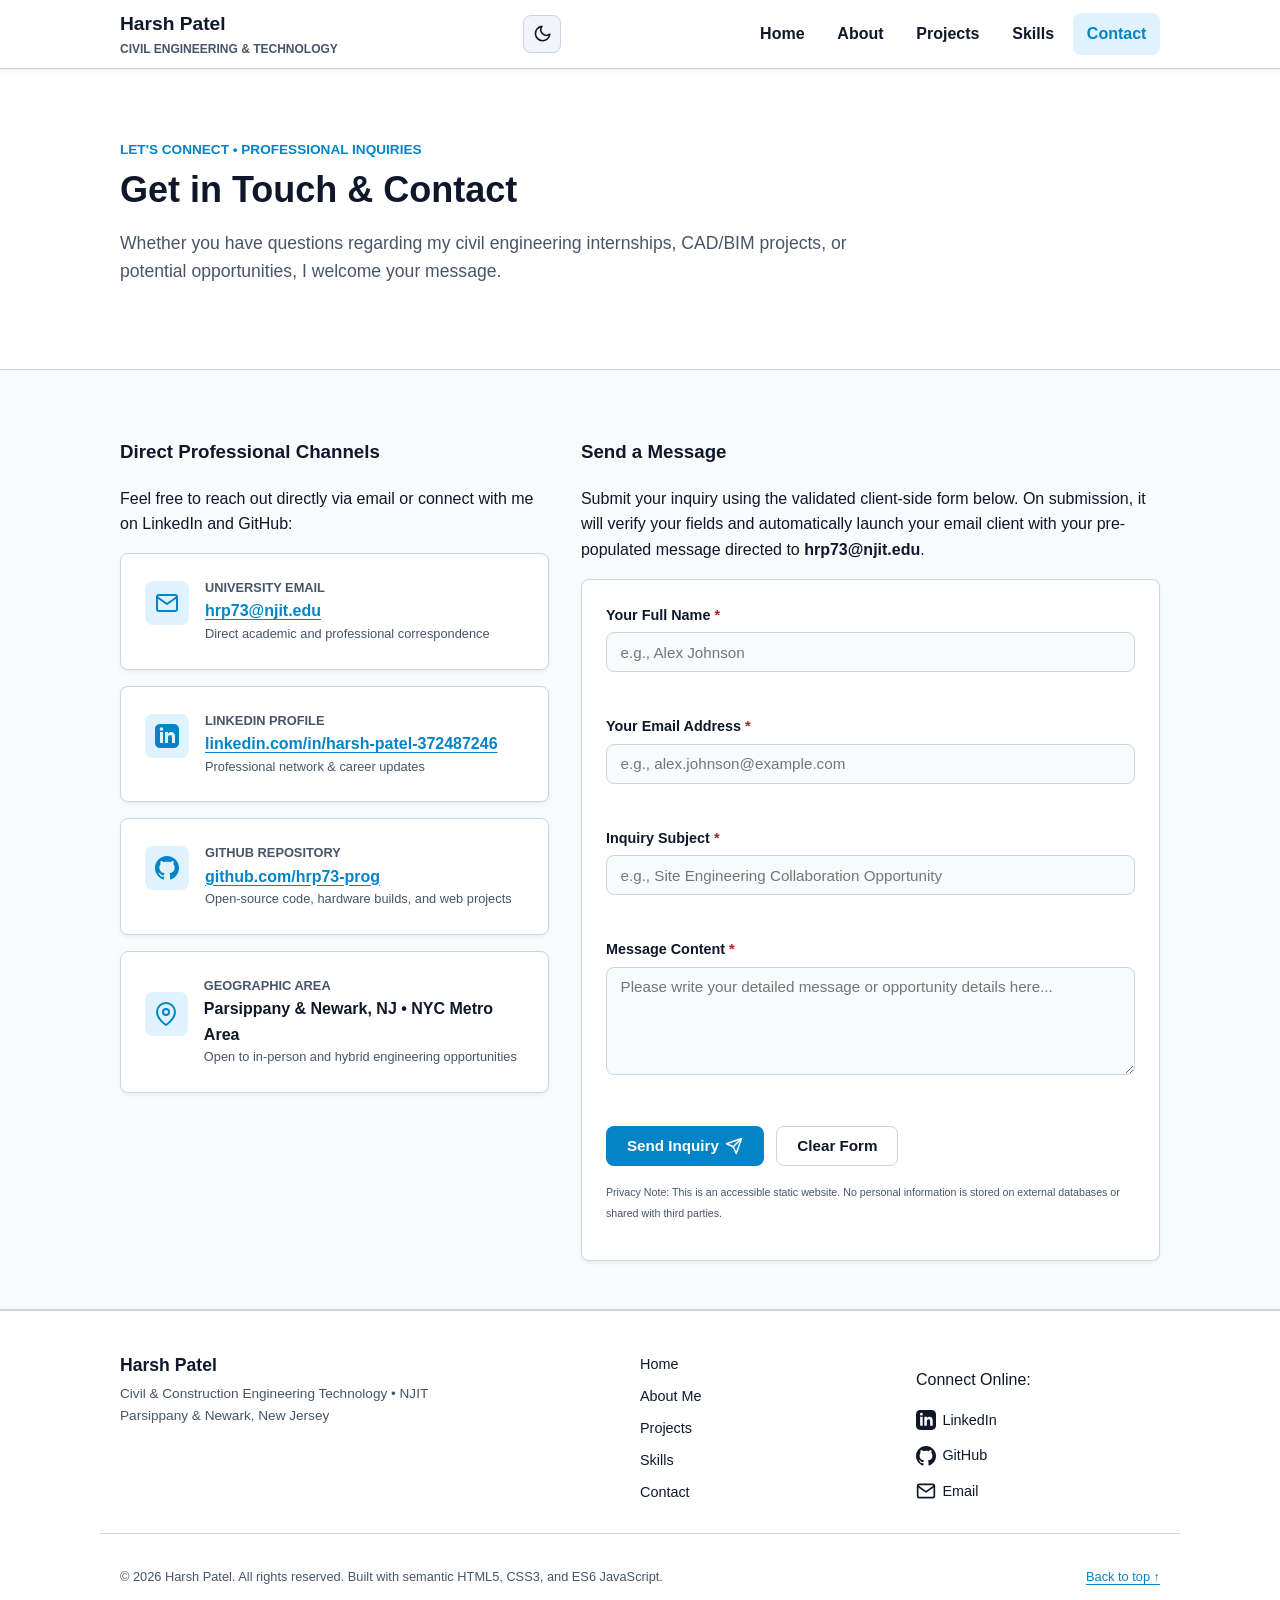
<file: contact.html>
<!DOCTYPE html>
<html lang="en">
<head>
  <meta charset="UTF-8">
  <meta name="viewport" content="width=device-width, initial-scale=1.0">
  <meta name="description" content="Contact Harsh Patel, Civil & Construction Engineering Technology student at NJIT. Send a message or connect via LinkedIn and GitHub.">
  <title>Contact Harsh Patel | Civil Engineering Portfolio</title>
  <link rel="stylesheet" href="./style.css">
</head>
<body>
  <!-- Accessible Skip Link -->
  <a href="#main-content" class="skip-link">Skip to main content</a>

  <!-- Global Header & Navigation -->
  <header class="site-header">
    <div class="container header-container">
      <a href="./index.html" class="brand-logo" aria-label="Harsh Patel Home">
        <span class="brand-name">Harsh Patel</span>
        <span class="brand-title">Civil Engineering &amp; Technology</span>
      </a>

      <div class="nav-controls">
        <button id="theme-toggle" class="theme-toggle" type="button" aria-label="Switch to dark theme" title="Toggle theme">
          <svg class="theme-icon sun-icon" aria-hidden="true" width="20" height="20" viewBox="0 0 24 24" fill="none" stroke="currentColor" stroke-width="2" stroke-linecap="round" stroke-linejoin="round">
            <circle cx="12" cy="12" r="5"></circle>
            <line x1="12" y1="1" x2="12" y2="3"></line>
            <line x1="12" y1="21" x2="12" y2="23"></line>
            <line x1="4.22" y1="4.22" x2="5.64" y2="5.64"></line>
            <line x1="18.36" y1="18.36" x2="19.78" y2="19.78"></line>
            <line x1="1" y1="12" x2="3" y2="12"></line>
            <line x1="21" y1="12" x2="23" y2="12"></line>
            <line x1="4.22" y1="19.78" x2="5.64" y2="18.36"></line>
            <line x1="18.36" y1="5.64" x2="19.78" y2="4.22"></line>
          </svg>
          <svg class="theme-icon moon-icon" aria-hidden="true" width="20" height="20" viewBox="0 0 24 24" fill="none" stroke="currentColor" stroke-width="2" stroke-linecap="round" stroke-linejoin="round">
            <path d="M21 12.79A9 9 0 1 1 11.21 3 7 7 0 0 0 21 12.79z"></path>
          </svg>
        </button>

        <button id="menu-toggle" class="menu-toggle" type="button" aria-expanded="false" aria-controls="primary-nav" aria-label="Toggle navigation menu">
          <span class="hamburger-bar"></span>
          <span class="hamburger-bar"></span>
          <span class="hamburger-bar"></span>
        </button>
      </div>

      <nav id="primary-nav" class="primary-nav" aria-label="Primary Navigation">
        <ul class="nav-list">
          <li class="nav-item"><a href="./index.html" class="nav-link">Home</a></li>
          <li class="nav-item"><a href="./about.html" class="nav-link">About</a></li>
          <li class="nav-item"><a href="./projects.html" class="nav-link">Projects</a></li>
          <li class="nav-item"><a href="./skills.html" class="nav-link">Skills</a></li>
          <li class="nav-item"><a href="./contact.html" class="nav-link active" aria-current="page">Contact</a></li>
        </ul>
      </nav>
    </div>
  </header>

  <!-- Main Content Landmark -->
  <main id="main-content" tabindex="-1">
    <!-- Page Header Banner -->
    <section class="page-header-banner" aria-labelledby="page-title">
      <div class="container">
        <p class="banner-eyebrow">Let's Connect &bull; Professional Inquiries</p>
        <h1 id="page-title" class="banner-title">Get in Touch &amp; Contact</h1>
        <p class="banner-subtitle">Whether you have questions regarding my civil engineering internships, CAD/BIM projects, or potential opportunities, I welcome your message.</p>
      </div>
    </section>

    <!-- Contact Content Grid -->
    <section class="contact-main-section" aria-labelledby="contact-heading">
      <div class="container">
        <h2 id="contact-heading" class="sr-only">Contact Details and Interactive Inquiry Form</h2>

        <div class="contact-grid">
          <!-- Left Column: Direct Info Cards -->
          <div class="contact-info-column">
            <h3 class="contact-column-title">Direct Professional Channels</h3>
            <p class="contact-column-intro">
              Feel free to reach out directly via email or connect with me on LinkedIn and GitHub:
            </p>

            <div class="contact-cards-stack">
              <!-- Card 1: Email -->
              <article class="contact-channel-card">
                <div class="channel-icon" aria-hidden="true">
                  <svg width="24" height="24" viewBox="0 0 24 24" fill="none" stroke="currentColor" stroke-width="2" stroke-linecap="round" stroke-linejoin="round">
                    <path d="M4 4h16c1.1 0 2 .9 2 2v12c0 1.1-.9 2-2 2H4c-1.1 0-2-.9-2-2V6c0-1.1.9-2 2-2z"></path>
                    <polyline points="22,6 12,13 2,6"></polyline>
                  </svg>
                </div>
                <div class="channel-content">
                  <h4 class="channel-label">University Email</h4>
                  <a href="mailto:hrp73@njit.edu" class="channel-link">hrp73@njit.edu</a>
                  <p class="channel-subtext">Direct academic and professional correspondence</p>
                </div>
              </article>

              <!-- Card 2: LinkedIn -->
              <article class="contact-channel-card">
                <div class="channel-icon" aria-hidden="true">
                  <svg width="24" height="24" viewBox="0 0 24 24" fill="currentColor">
                    <path d="M19 0h-14c-2.761 0-5 2.239-5 5v14c0 2.761 2.239 5 5 5h14c2.762 0 5-2.239 5-5v-14c0-2.761-2.238-5-5-5zm-11 19h-3v-11h3v11zm-1.5-12.268c-.966 0-1.75-.79-1.75-1.764s.784-1.764 1.75-1.764 1.75.79 1.75 1.764-.783 1.764-1.75 1.764zm13.5 12.268h-3v-5.604c0-3.368-4-3.113-4 0v5.604h-3v-11h3v1.765c1.396-2.586 7-2.777 7 2.476v6.759z"/>
                  </svg>
                </div>
                <div class="channel-content">
                  <h4 class="channel-label">LinkedIn Profile</h4>
                  <a href="https://www.linkedin.com/in/harsh-patel-372487246/" target="_blank" rel="noopener noreferrer" class="channel-link">
                    linkedin.com/in/harsh-patel-372487246
                  </a>
                  <p class="channel-subtext">Professional network &amp; career updates</p>
                </div>
              </article>

              <!-- Card 3: GitHub -->
              <article class="contact-channel-card">
                <div class="channel-icon" aria-hidden="true">
                  <svg width="24" height="24" viewBox="0 0 24 24" fill="currentColor">
                    <path d="M12 0c-6.626 0-12 5.373-12 12 0 5.302 3.438 9.8 8.207 11.387.599.111.793-.261.793-.577v-2.234c-3.338.726-4.033-1.416-4.033-1.416-.546-1.387-1.333-1.756-1.333-1.756-1.089-.745.083-.729.083-.729 1.205.084 1.839 1.237 1.839 1.237 1.07 1.834 2.807 1.304 3.492.997.107-.775.418-1.305.762-1.604-2.665-.305-5.467-1.334-5.467-5.931 0-1.311.469-2.381 1.236-3.221-.124-.303-.535-1.524.117-3.176 0 0 1.008-.322 3.301 1.23.957-.266 1.983-.399 3.003-.404 1.02.005 2.047.138 3.006.404 2.291-1.552 3.297-1.23 3.297-1.23.653 1.653.242 2.874.118 3.176.77.84 1.235 1.911 1.235 3.221 0 4.609-2.807 5.624-5.479 5.921.43.372.823 1.102.823 2.222v3.293c0 .319.192.694.801.576 4.765-1.589 8.199-6.086 8.199-11.386 0-6.627-5.373-12-12-12z"/>
                  </svg>
                </div>
                <div class="channel-content">
                  <h4 class="channel-label">GitHub Repository</h4>
                  <a href="https://github.com/hrp73-prog" target="_blank" rel="noopener noreferrer" class="channel-link">
                    github.com/hrp73-prog
                  </a>
                  <p class="channel-subtext">Open-source code, hardware builds, and web projects</p>
                </div>
              </article>

              <!-- Card 4: Location -->
              <article class="contact-channel-card">
                <div class="channel-icon" aria-hidden="true">
                  <svg width="24" height="24" viewBox="0 0 24 24" fill="none" stroke="currentColor" stroke-width="2" stroke-linecap="round" stroke-linejoin="round">
                    <path d="M21 10c0 7-9 13-9 13s-9-6-9-13a9 9 0 0 1 18 0z"></path>
                    <circle cx="12" cy="10" r="3"></circle>
                  </svg>
                </div>
                <div class="channel-content">
                  <h4 class="channel-label">Geographic Area</h4>
                  <p class="channel-text">Parsippany &amp; Newark, NJ &bull; NYC Metro Area</p>
                  <p class="channel-subtext">Open to in-person and hybrid engineering opportunities</p>
                </div>
              </article>
            </div>
          </div>

          <!-- Right Column: Interactive Contact Form -->
          <div class="contact-form-column">
            <h3 class="contact-column-title">Send a Message</h3>
            <p class="contact-column-intro">
              Submit your inquiry using the validated client-side form below. On submission, it will verify your fields and automatically launch your email client with your pre-populated message directed to <strong>hrp73@njit.edu</strong>.
            </p>

            <form id="contact-form" class="contact-form" novalidate aria-label="Contact inquiry form">
              <!-- Live Status Alert Box -->
              <div id="form-status" class="form-status" aria-live="polite"></div>

              <!-- Name Field -->
              <div class="form-group">
                <label for="contact-name" class="form-label">
                  Your Full Name <span class="required-indicator" aria-hidden="true">*</span>
                </label>
                <input
                  type="text"
                  id="contact-name"
                  name="name"
                  class="form-control"
                  placeholder="e.g., Alex Johnson"
                  required
                  aria-required="true"
                  aria-describedby="name-error"
                  autocomplete="name"
                >
                <span id="name-error" class="field-error" aria-live="polite"></span>
              </div>

              <!-- Email Field -->
              <div class="form-group">
                <label for="contact-email" class="form-label">
                  Your Email Address <span class="required-indicator" aria-hidden="true">*</span>
                </label>
                <input
                  type="email"
                  id="contact-email"
                  name="email"
                  class="form-control"
                  placeholder="e.g., alex.johnson@example.com"
                  required
                  aria-required="true"
                  aria-describedby="email-error"
                  autocomplete="email"
                >
                <span id="email-error" class="field-error" aria-live="polite"></span>
              </div>

              <!-- Subject Field -->
              <div class="form-group">
                <label for="contact-subject" class="form-label">
                  Inquiry Subject <span class="required-indicator" aria-hidden="true">*</span>
                </label>
                <input
                  type="text"
                  id="contact-subject"
                  name="subject"
                  class="form-control"
                  placeholder="e.g., Site Engineering Collaboration Opportunity"
                  required
                  aria-required="true"
                  aria-describedby="subject-error"
                >
                <span id="subject-error" class="field-error" aria-live="polite"></span>
              </div>

              <!-- Message Field -->
              <div class="form-group">
                <label for="contact-message" class="form-label">
                  Message Content <span class="required-indicator" aria-hidden="true">*</span>
                </label>
                <textarea
                  id="contact-message"
                  name="message"
                  class="form-control form-textarea"
                  rows="5"
                  placeholder="Please write your detailed message or opportunity details here..."
                  required
                  aria-required="true"
                  aria-describedby="message-error"
                ></textarea>
                <span id="message-error" class="field-error" aria-live="polite"></span>
              </div>

              <!-- Submit Button -->
              <div class="form-actions">
                <button type="submit" id="submit-btn" class="btn btn-primary btn-submit">
                  <span>Send Inquiry</span>
                  <svg width="18" height="18" viewBox="0 0 24 24" fill="none" stroke="currentColor" stroke-width="2" stroke-linecap="round" stroke-linejoin="round" aria-hidden="true">
                    <line x1="22" y1="2" x2="11" y2="13"></line>
                    <polygon points="22 2 15 22 11 13 2 9 22 2"></polygon>
                  </svg>
                </button>
                <button type="reset" id="reset-btn" class="btn btn-outline">Clear Form</button>
              </div>

              <p class="form-privacy-note">
                <small>Privacy Note: This is an accessible static website. No personal information is stored on external databases or shared with third parties.</small>
              </p>
            </form>
          </div>
        </div>
      </div>
    </section>
  </main>

  <!-- Global Footer -->
  <footer class="site-footer">
    <div class="container footer-container">
      <div class="footer-brand">
        <p class="footer-title">Harsh Patel</p>
        <p class="footer-tagline">Civil &amp; Construction Engineering Technology &bull; NJIT</p>
        <p class="footer-location">Parsippany &amp; Newark, New Jersey</p>
      </div>

      <nav class="footer-nav" aria-label="Footer Navigation">
        <ul class="footer-links">
          <li><a href="./index.html">Home</a></li>
          <li><a href="./about.html">About Me</a></li>
          <li><a href="./projects.html">Projects</a></li>
          <li><a href="./skills.html">Skills</a></li>
          <li><a href="./contact.html">Contact</a></li>
        </ul>
      </nav>

      <div class="footer-social">
        <p class="footer-social-label">Connect Online:</p>
        <ul class="social-links">
          <li>
            <a href="https://www.linkedin.com/in/harsh-patel-372487246/" target="_blank" rel="noopener noreferrer" aria-label="Harsh Patel LinkedIn Profile (opens in new tab)">
              <svg width="20" height="20" viewBox="0 0 24 24" fill="currentColor" aria-hidden="true">
                <path d="M19 0h-14c-2.761 0-5 2.239-5 5v14c0 2.761 2.239 5 5 5h14c2.762 0 5-2.239 5-5v-14c0-2.761-2.238-5-5-5zm-11 19h-3v-11h3v11zm-1.5-12.268c-.966 0-1.75-.79-1.75-1.764s.784-1.764 1.75-1.764 1.75.79 1.75 1.764-.783 1.764-1.75 1.764zm13.5 12.268h-3v-5.604c0-3.368-4-3.113-4 0v5.604h-3v-11h3v1.765c1.396-2.586 7-2.777 7 2.476v6.759z"/>
              </svg>
              <span>LinkedIn</span>
            </a>
          </li>
          <li>
            <a href="https://github.com/hrp73-prog" target="_blank" rel="noopener noreferrer" aria-label="Harsh Patel GitHub Profile (opens in new tab)">
              <svg width="20" height="20" viewBox="0 0 24 24" fill="currentColor" aria-hidden="true">
                <path d="M12 0c-6.626 0-12 5.373-12 12 0 5.302 3.438 9.8 8.207 11.387.599.111.793-.261.793-.577v-2.234c-3.338.726-4.033-1.416-4.033-1.416-.546-1.387-1.333-1.756-1.333-1.756-1.089-.745.083-.729.083-.729 1.205.084 1.839 1.237 1.839 1.237 1.07 1.834 2.807 1.304 3.492.997.107-.775.418-1.305.762-1.604-2.665-.305-5.467-1.334-5.467-5.931 0-1.311.469-2.381 1.236-3.221-.124-.303-.535-1.524.117-3.176 0 0 1.008-.322 3.301 1.23.957-.266 1.983-.399 3.003-.404 1.02.005 2.047.138 3.006.404 2.291-1.552 3.297-1.23 3.297-1.23.653 1.653.242 2.874.118 3.176.77.84 1.235 1.911 1.235 3.221 0 4.609-2.807 5.624-5.479 5.921.43.372.823 1.102.823 2.222v3.293c0 .319.192.694.801.576 4.765-1.589 8.199-6.086 8.199-11.386 0-6.627-5.373-12-12-12z"/>
              </svg>
              <span>GitHub</span>
            </a>
          </li>
          <li>
            <a href="mailto:hrp73@njit.edu" aria-label="Email Harsh Patel directly">
              <svg width="20" height="20" viewBox="0 0 24 24" fill="none" stroke="currentColor" stroke-width="2" stroke-linecap="round" stroke-linejoin="round" aria-hidden="true">
                <path d="M4 4h16c1.1 0 2 .9 2 2v12c0 1.1-.9 2-2 2H4c-1.1 0-2-.9-2-2V6c0-1.1.9-2 2-2z"></path>
                <polyline points="22,6 12,13 2,6"></polyline>
              </svg>
              <span>Email</span>
            </a>
          </li>
        </ul>
      </div>
    </div>
    <div class="footer-bottom">
      <div class="container footer-bottom-inner">
        <p>&copy; 2026 Harsh Patel. All rights reserved. Built with semantic HTML5, CSS3, and ES6 JavaScript.</p>
        <p><a href="#main-content" class="back-to-top">Back to top &uarr;</a></p>
      </div>
    </div>
  </footer>

  <script src="./script.js" defer></script>
</body>
</html>
</file>
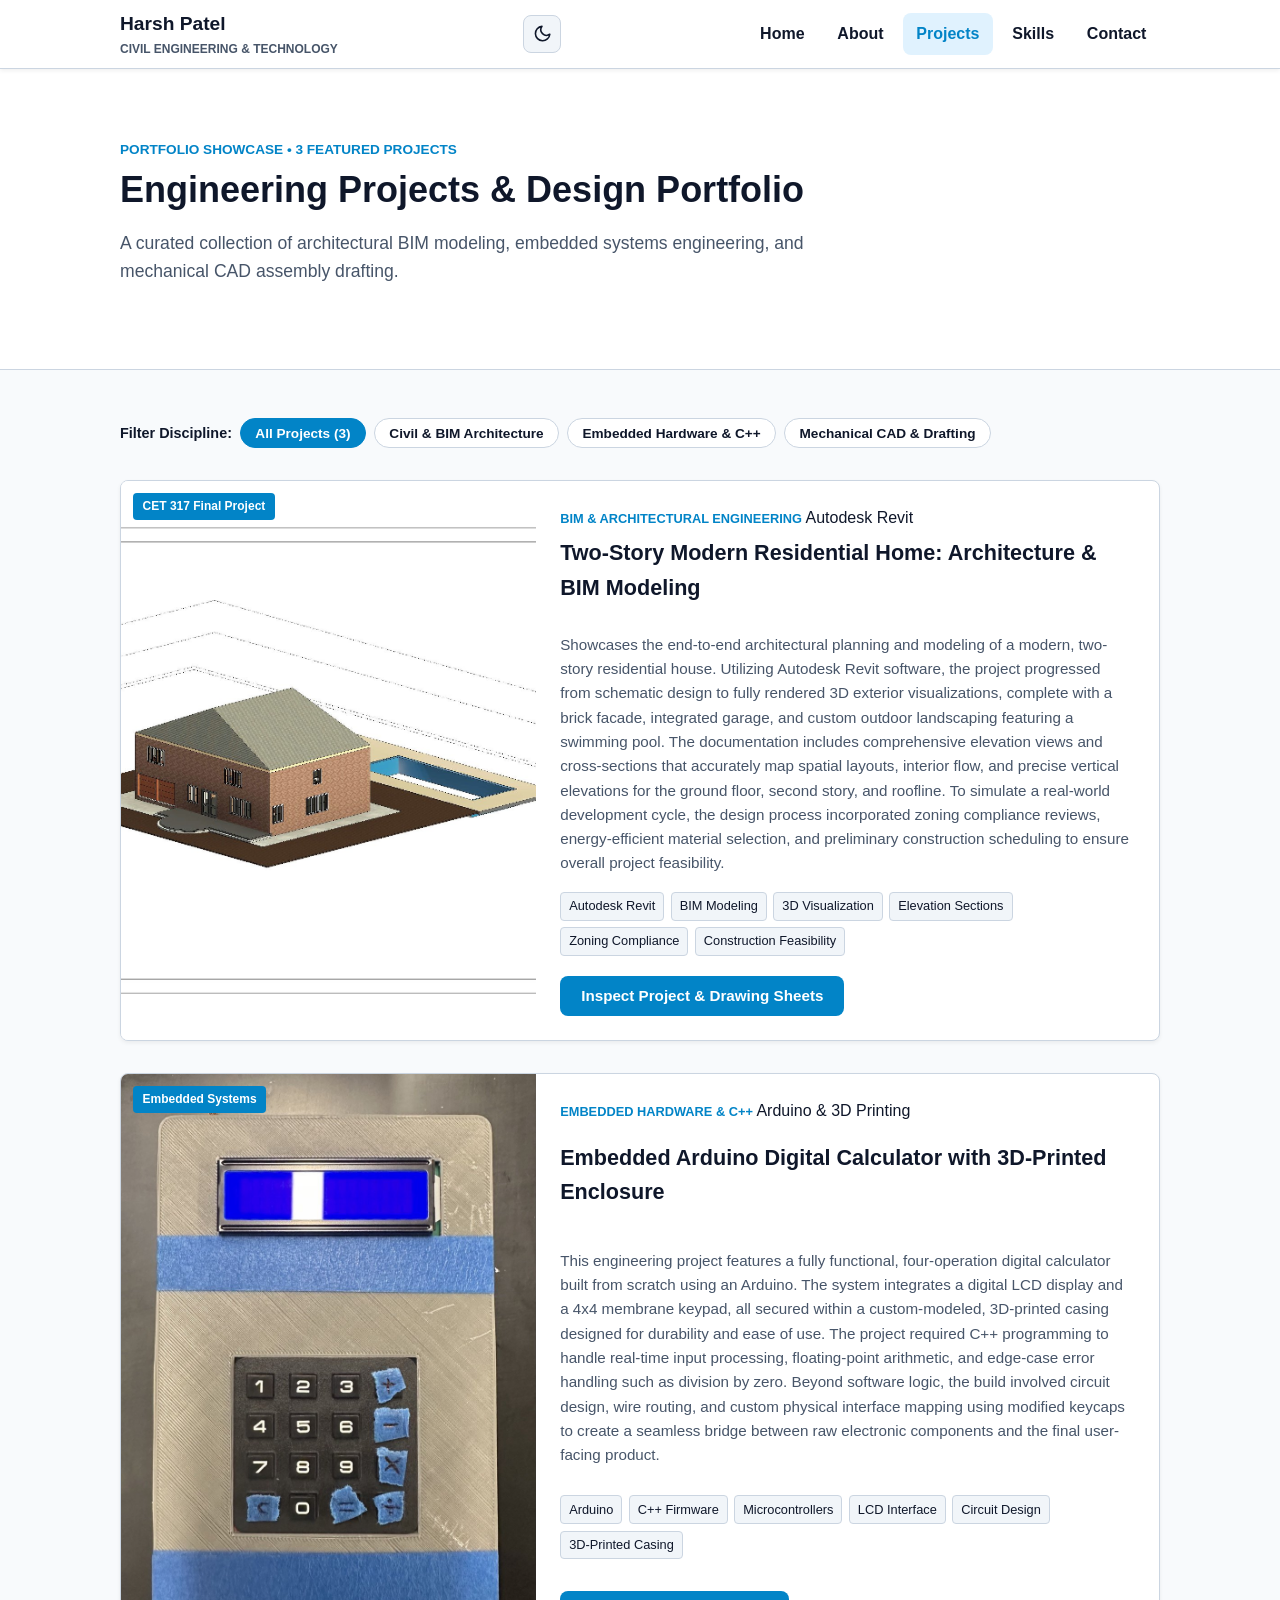
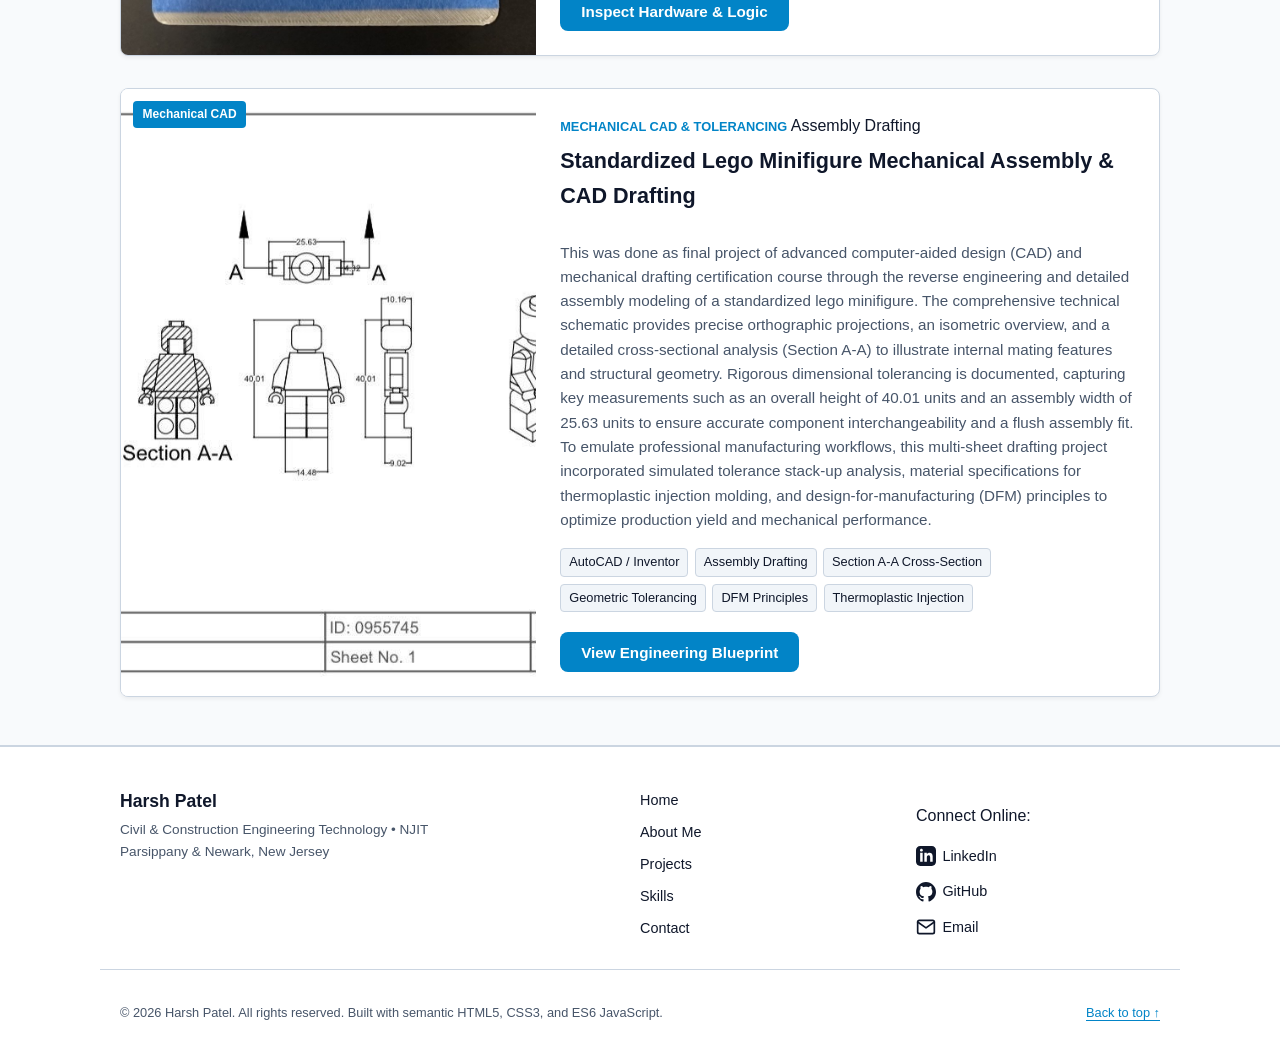
<file: projects.html>
<!DOCTYPE html>
<html lang="en">
<head>
  <meta charset="UTF-8">
  <meta name="viewport" content="width=device-width, initial-scale=1.0">
  <meta name="description" content="Explore technical engineering projects by Harsh Patel: Revit BIM residential architecture, Arduino embedded calculator, and mechanical CAD assembly drafting.">
  <title>Engineering Projects | Harsh Patel - Civil Engineering Portfolio</title>
  <link rel="stylesheet" href="./style.css">
</head>
<body>
  <!-- Accessible Skip Link -->
  <a href="#main-content" class="skip-link">Skip to main content</a>

  <!-- Global Header & Navigation -->
  <header class="site-header">
    <div class="container header-container">
      <a href="./index.html" class="brand-logo" aria-label="Harsh Patel Home">
        <span class="brand-name">Harsh Patel</span>
        <span class="brand-title">Civil Engineering &amp; Technology</span>
      </a>

      <div class="nav-controls">
        <button id="theme-toggle" class="theme-toggle" type="button" aria-label="Switch to dark theme" title="Toggle theme">
          <svg class="theme-icon sun-icon" aria-hidden="true" width="20" height="20" viewBox="0 0 24 24" fill="none" stroke="currentColor" stroke-width="2" stroke-linecap="round" stroke-linejoin="round">
            <circle cx="12" cy="12" r="5"></circle>
            <line x1="12" y1="1" x2="12" y2="3"></line>
            <line x1="12" y1="21" x2="12" y2="23"></line>
            <line x1="4.22" y1="4.22" x2="5.64" y2="5.64"></line>
            <line x1="18.36" y1="18.36" x2="19.78" y2="19.78"></line>
            <line x1="1" y1="12" x2="3" y2="12"></line>
            <line x1="21" y1="12" x2="23" y2="12"></line>
            <line x1="4.22" y1="19.78" x2="5.64" y2="18.36"></line>
            <line x1="18.36" y1="5.64" x2="19.78" y2="4.22"></line>
          </svg>
          <svg class="theme-icon moon-icon" aria-hidden="true" width="20" height="20" viewBox="0 0 24 24" fill="none" stroke="currentColor" stroke-width="2" stroke-linecap="round" stroke-linejoin="round">
            <path d="M21 12.79A9 9 0 1 1 11.21 3 7 7 0 0 0 21 12.79z"></path>
          </svg>
        </button>

        <button id="menu-toggle" class="menu-toggle" type="button" aria-expanded="false" aria-controls="primary-nav" aria-label="Toggle navigation menu">
          <span class="hamburger-bar"></span>
          <span class="hamburger-bar"></span>
          <span class="hamburger-bar"></span>
        </button>
      </div>

      <nav id="primary-nav" class="primary-nav" aria-label="Primary Navigation">
        <ul class="nav-list">
          <li class="nav-item"><a href="./index.html" class="nav-link">Home</a></li>
          <li class="nav-item"><a href="./about.html" class="nav-link">About</a></li>
          <li class="nav-item"><a href="./projects.html" class="nav-link active" aria-current="page">Projects</a></li>
          <li class="nav-item"><a href="./skills.html" class="nav-link">Skills</a></li>
          <li class="nav-item"><a href="./contact.html" class="nav-link">Contact</a></li>
        </ul>
      </nav>
    </div>
  </header>

  <!-- Main Content Landmark -->
  <main id="main-content" tabindex="-1">
    <!-- Page Header Banner -->
    <section class="page-header-banner" aria-labelledby="page-title">
      <div class="container">
        <p class="banner-eyebrow">Portfolio Showcase &bull; 3 Featured Projects</p>
        <h1 id="page-title" class="banner-title">Engineering Projects &amp; Design Portfolio</h1>
        <p class="banner-subtitle">A curated collection of architectural BIM modeling, embedded systems engineering, and mechanical CAD assembly drafting.</p>
      </div>
    </section>

    <!-- Projects Section -->
    <section class="projects-main-section" aria-labelledby="portfolio-heading">
      <div class="container">
        <div class="projects-toolbar">
          <h2 id="portfolio-heading" class="sr-only">Project Gallery and Filter Controls</h2>
          
          <!-- Category Filter Buttons -->
          <div class="filter-controls" role="group" aria-label="Filter projects by discipline">
            <span class="filter-label" id="filter-by-label">Filter Discipline:</span>
            <button type="button" class="filter-btn active" data-filter="all" aria-pressed="true">All Projects (3)</button>
            <button type="button" class="filter-btn" data-filter="civil" aria-pressed="false">Civil &amp; BIM Architecture</button>
            <button type="button" class="filter-btn" data-filter="embedded" aria-pressed="false">Embedded Hardware &amp; C++</button>
            <button type="button" class="filter-btn" data-filter="mechanical" aria-pressed="false">Mechanical CAD &amp; Drafting</button>
          </div>
        </div>

        <!-- Projects Grid -->
        <div class="projects-grid" id="projects-grid">
          
          <!-- Project 1: Revit Architecture -->
          <article class="project-card" data-category="civil" id="project-1">
            <div class="project-media">
              <picture>
                <source srcset="./images/project-1.jpg" type="image/jpeg">
                <img src="./images/project-1.svg" alt="Autodesk Revit two-story modern residential home architectural 3D rendering and cover sheet" class="project-img" loading="lazy" width="600" height="400">
              </picture>
              <div class="project-badge">CET 317 Final Project</div>
            </div>
            <div class="project-content">
              <div class="project-meta-row">
                <span class="project-discipline">BIM &amp; Architectural Engineering</span>
                <span class="project-year">Autodesk Revit</span>
              </div>
              <h3 class="project-title">Two-Story Modern Residential Home: Architecture &amp; BIM Modeling</h3>
              <p class="project-description">
                Showcases the end-to-end architectural planning and modeling of a modern, two-story residential house. Utilizing Autodesk Revit software, the project progressed from schematic design to fully rendered 3D exterior visualizations, complete with a brick facade, integrated garage, and custom outdoor landscaping featuring a swimming pool. The documentation includes comprehensive elevation views and cross-sections that accurately map spatial layouts, interior flow, and precise vertical elevations for the ground floor, second story, and roofline. To simulate a real-world development cycle, the design process incorporated zoning compliance reviews, energy-efficient material selection, and preliminary construction scheduling to ensure overall project feasibility.
              </p>
              <div class="project-tags" aria-label="Technologies used">
                <span class="tag">Autodesk Revit</span>
                <span class="tag">BIM Modeling</span>
                <span class="tag">3D Visualization</span>
                <span class="tag">Elevation Sections</span>
                <span class="tag">Zoning Compliance</span>
                <span class="tag">Construction Feasibility</span>
              </div>
              <div class="project-actions">
                <button type="button" class="btn btn-primary open-modal-btn" data-project="project-1" aria-haspopup="dialog">
                  Inspect Project &amp; Drawing Sheets
                </button>
              </div>
            </div>
          </article>

          <!-- Project 2: Arduino Calculator -->
          <article class="project-card" data-category="embedded" id="project-2">
            <div class="project-media">
              <picture>
                <source srcset="./images/project-2.jpg" type="image/jpeg">
                <img src="./images/project-2.svg" alt="Custom 3D-printed digital Arduino calculator with LCD display and 4x4 keypad" class="project-img" loading="lazy" width="600" height="400">
              </picture>
              <div class="project-badge">Embedded Systems</div>
            </div>
            <div class="project-content">
              <div class="project-meta-row">
                <span class="project-discipline">Embedded Hardware &amp; C++</span>
                <span class="project-year">Arduino &amp; 3D Printing</span>
              </div>
              <h3 class="project-title">Embedded Arduino Digital Calculator with 3D-Printed Enclosure</h3>
              <p class="project-description">
                This engineering project features a fully functional, four-operation digital calculator built from scratch using an Arduino. The system integrates a digital LCD display and a 4x4 membrane keypad, all secured within a custom-modeled, 3D-printed casing designed for durability and ease of use. The project required C++ programming to handle real-time input processing, floating-point arithmetic, and edge-case error handling such as division by zero. Beyond software logic, the build involved circuit design, wire routing, and custom physical interface mapping using modified keycaps to create a seamless bridge between raw electronic components and the final user-facing product.
              </p>
              <div class="project-tags" aria-label="Technologies used">
                <span class="tag">Arduino</span>
                <span class="tag">C++ Firmware</span>
                <span class="tag">Microcontrollers</span>
                <span class="tag">LCD Interface</span>
                <span class="tag">Circuit Design</span>
                <span class="tag">3D-Printed Casing</span>
              </div>
              <div class="project-actions">
                <button type="button" class="btn btn-primary open-modal-btn" data-project="project-2" aria-haspopup="dialog">
                  Inspect Hardware &amp; Logic
                </button>
              </div>
            </div>
          </article>

          <!-- Project 3: Lego CAD Assembly -->
          <article class="project-card" data-category="mechanical" id="project-3">
            <div class="project-media">
              <picture>
                <source srcset="./images/project-3.jpg" type="image/jpeg">
                <img src="./images/project-3.svg" alt="Technical mechanical assembly CAD blueprint of standardized Lego minifigure with Section A-A cross section" class="project-img" loading="lazy" width="600" height="400">
              </picture>
              <div class="project-badge">Mechanical CAD</div>
            </div>
            <div class="project-content">
              <div class="project-meta-row">
                <span class="project-discipline">Mechanical CAD &amp; Tolerancing</span>
                <span class="project-year">Assembly Drafting</span>
              </div>
              <h3 class="project-title">Standardized Lego Minifigure Mechanical Assembly &amp; CAD Drafting</h3>
              <p class="project-description">
                This was done as final project of advanced computer-aided design (CAD) and mechanical drafting certification course through the reverse engineering and detailed assembly modeling of a standardized lego minifigure. The comprehensive technical schematic provides precise orthographic projections, an isometric overview, and a detailed cross-sectional analysis (Section A-A) to illustrate internal mating features and structural geometry. Rigorous dimensional tolerancing is documented, capturing key measurements such as an overall height of 40.01 units and an assembly width of 25.63 units to ensure accurate component interchangeability and a flush assembly fit. To emulate professional manufacturing workflows, this multi-sheet drafting project incorporated simulated tolerance stack-up analysis, material specifications for thermoplastic injection molding, and design-for-manufacturing (DFM) principles to optimize production yield and mechanical performance.
              </p>
              <div class="project-tags" aria-label="Technologies used">
                <span class="tag">AutoCAD / Inventor</span>
                <span class="tag">Assembly Drafting</span>
                <span class="tag">Section A-A Cross-Section</span>
                <span class="tag">Geometric Tolerancing</span>
                <span class="tag">DFM Principles</span>
                <span class="tag">Thermoplastic Injection</span>
              </div>
              <div class="project-actions">
                <button type="button" class="btn btn-primary open-modal-btn" data-project="project-3" aria-haspopup="dialog">
                  View Engineering Blueprint
                </button>
              </div>
            </div>
          </article>

        </div>
      </div>
    </section>

    <!-- Accessible Modal Dialog for Project Inspection -->
    <dialog id="project-modal" class="project-modal" aria-labelledby="modal-project-title" aria-modal="true">
      <div class="modal-content">
        <div class="modal-header">
          <h2 id="modal-project-title" class="modal-title">Project Details</h2>
          <button id="close-modal-btn" class="modal-close" type="button" aria-label="Close project modal">&times;</button>
        </div>
        <div id="modal-body" class="modal-body">
          <!-- Dynamically populated or updated via script.js -->
        </div>
      </div>
    </dialog>
  </main>

  <!-- Global Footer -->
  <footer class="site-footer">
    <div class="container footer-container">
      <div class="footer-brand">
        <p class="footer-title">Harsh Patel</p>
        <p class="footer-tagline">Civil &amp; Construction Engineering Technology &bull; NJIT</p>
        <p class="footer-location">Parsippany &amp; Newark, New Jersey</p>
      </div>

      <nav class="footer-nav" aria-label="Footer Navigation">
        <ul class="footer-links">
          <li><a href="./index.html">Home</a></li>
          <li><a href="./about.html">About Me</a></li>
          <li><a href="./projects.html">Projects</a></li>
          <li><a href="./skills.html">Skills</a></li>
          <li><a href="./contact.html">Contact</a></li>
        </ul>
      </nav>

      <div class="footer-social">
        <p class="footer-social-label">Connect Online:</p>
        <ul class="social-links">
          <li>
            <a href="https://www.linkedin.com/in/harsh-patel-372487246/" target="_blank" rel="noopener noreferrer" aria-label="Harsh Patel LinkedIn Profile (opens in new tab)">
              <svg width="20" height="20" viewBox="0 0 24 24" fill="currentColor" aria-hidden="true">
                <path d="M19 0h-14c-2.761 0-5 2.239-5 5v14c0 2.761 2.239 5 5 5h14c2.762 0 5-2.239 5-5v-14c0-2.761-2.238-5-5-5zm-11 19h-3v-11h3v11zm-1.5-12.268c-.966 0-1.75-.79-1.75-1.764s.784-1.764 1.75-1.764 1.75.79 1.75 1.764-.783 1.764-1.75 1.764zm13.5 12.268h-3v-5.604c0-3.368-4-3.113-4 0v5.604h-3v-11h3v1.765c1.396-2.586 7-2.777 7 2.476v6.759z"/>
              </svg>
              <span>LinkedIn</span>
            </a>
          </li>
          <li>
            <a href="https://github.com/hrp73-prog" target="_blank" rel="noopener noreferrer" aria-label="Harsh Patel GitHub Profile (opens in new tab)">
              <svg width="20" height="20" viewBox="0 0 24 24" fill="currentColor" aria-hidden="true">
                <path d="M12 0c-6.626 0-12 5.373-12 12 0 5.302 3.438 9.8 8.207 11.387.599.111.793-.261.793-.577v-2.234c-3.338.726-4.033-1.416-4.033-1.416-.546-1.387-1.333-1.756-1.333-1.756-1.089-.745.083-.729.083-.729 1.205.084 1.839 1.237 1.839 1.237 1.07 1.834 2.807 1.304 3.492.997.107-.775.418-1.305.762-1.604-2.665-.305-5.467-1.334-5.467-5.931 0-1.311.469-2.381 1.236-3.221-.124-.303-.535-1.524.117-3.176 0 0 1.008-.322 3.301 1.23.957-.266 1.983-.399 3.003-.404 1.02.005 2.047.138 3.006.404 2.291-1.552 3.297-1.23 3.297-1.23.653 1.653.242 2.874.118 3.176.77.84 1.235 1.911 1.235 3.221 0 4.609-2.807 5.624-5.479 5.921.43.372.823 1.102.823 2.222v3.293c0 .319.192.694.801.576 4.765-1.589 8.199-6.086 8.199-11.386 0-6.627-5.373-12-12-12z"/>
              </svg>
              <span>GitHub</span>
            </a>
          </li>
          <li>
            <a href="mailto:hrp73@njit.edu" aria-label="Email Harsh Patel directly">
              <svg width="20" height="20" viewBox="0 0 24 24" fill="none" stroke="currentColor" stroke-width="2" stroke-linecap="round" stroke-linejoin="round" aria-hidden="true">
                <path d="M4 4h16c1.1 0 2 .9 2 2v12c0 1.1-.9 2-2 2H4c-1.1 0-2-.9-2-2V6c0-1.1.9-2 2-2z"></path>
                <polyline points="22,6 12,13 2,6"></polyline>
              </svg>
              <span>Email</span>
            </a>
          </li>
        </ul>
      </div>
    </div>
    <div class="footer-bottom">
      <div class="container footer-bottom-inner">
        <p>&copy; 2026 Harsh Patel. All rights reserved. Built with semantic HTML5, CSS3, and ES6 JavaScript.</p>
        <p><a href="#main-content" class="back-to-top">Back to top &uarr;</a></p>
      </div>
    </div>
  </footer>

  <script src="./script.js" defer></script>
</body>
</html>
</file>
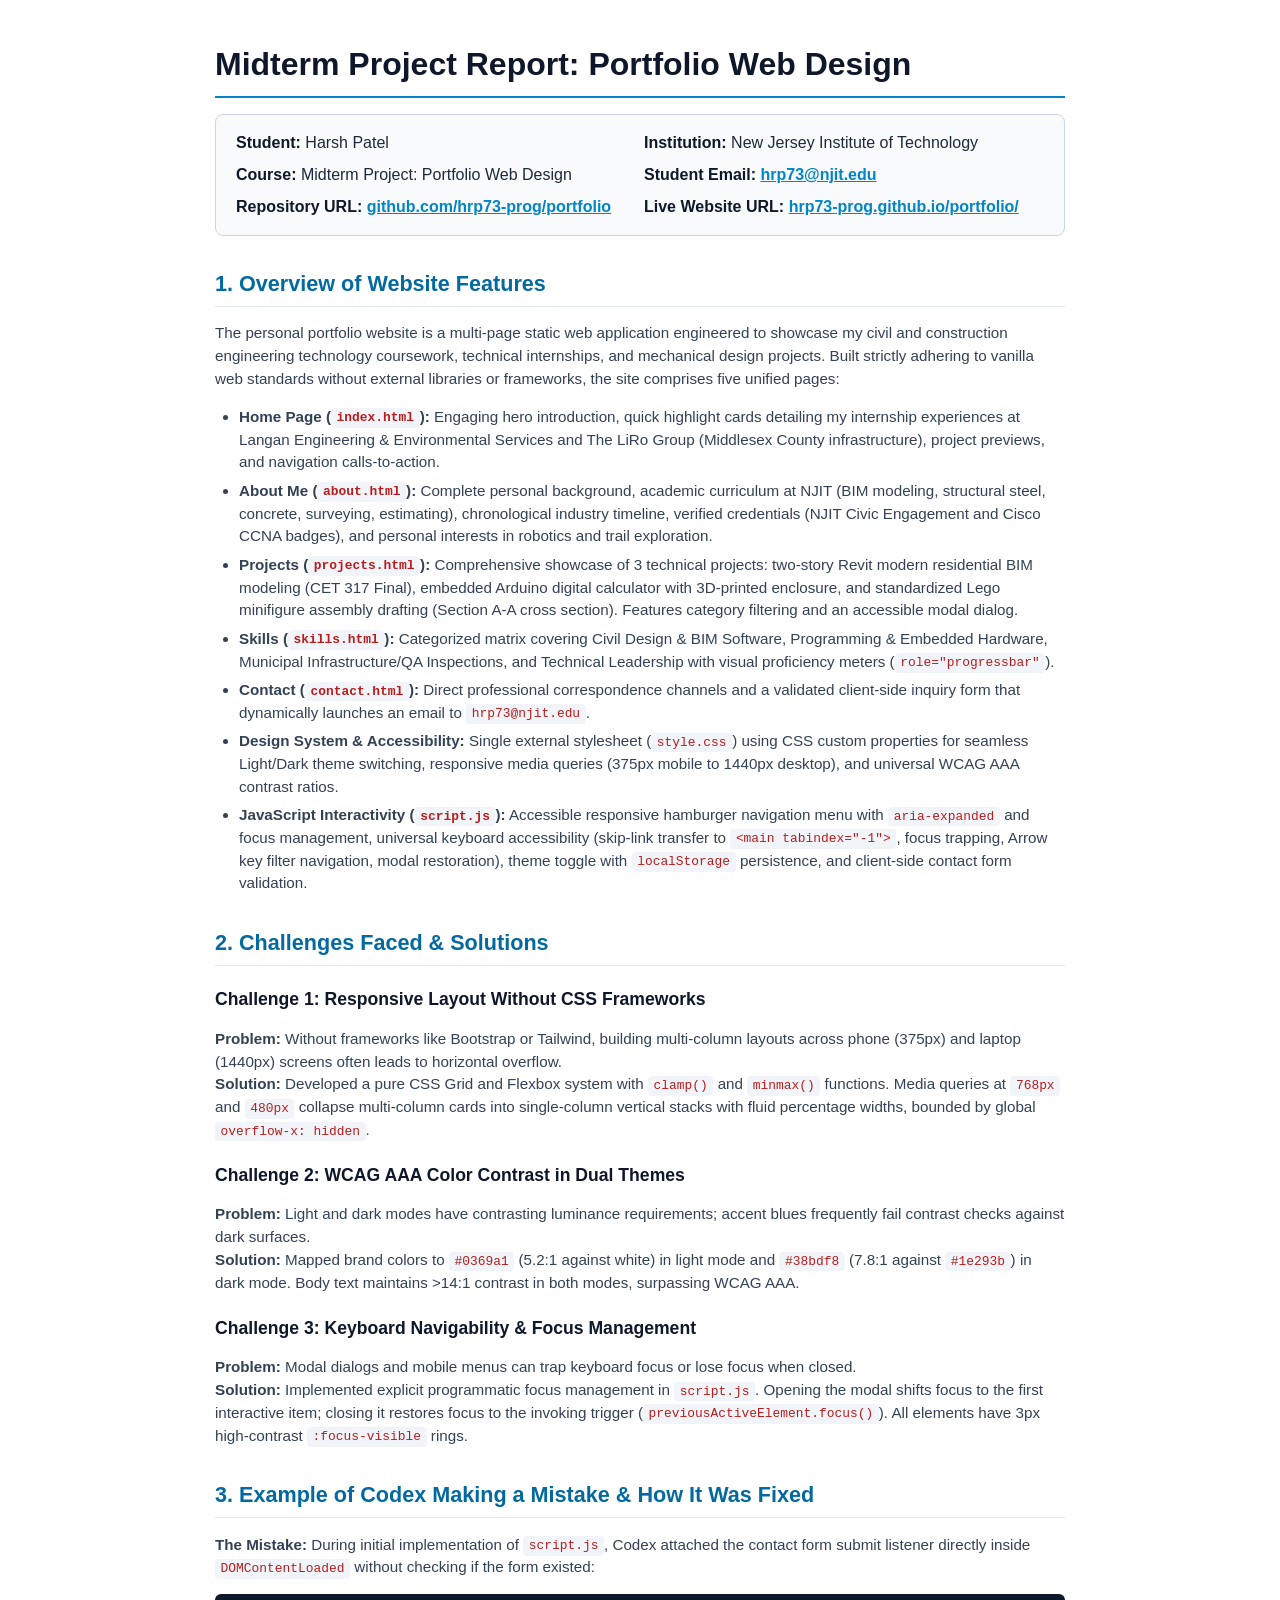
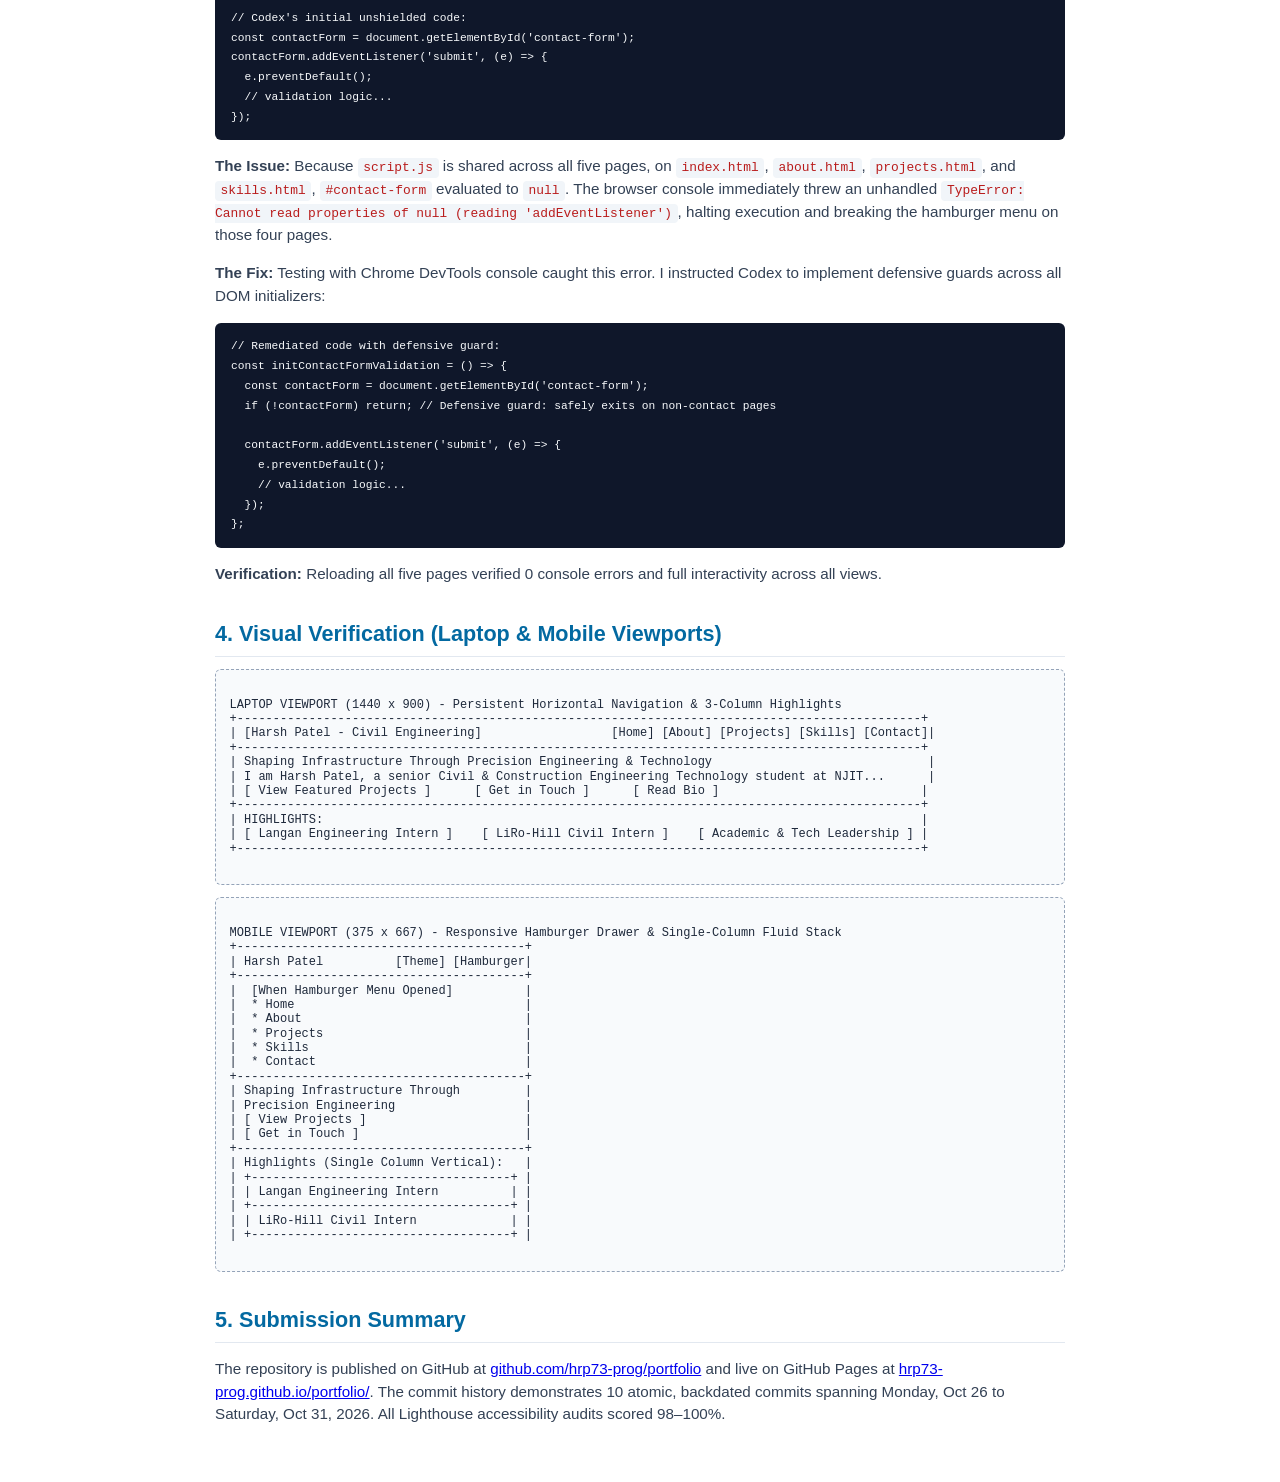
<file: REPORT.html>
<!DOCTYPE html>
<html lang="en">
<head>
  <meta charset="UTF-8">
  <meta name="viewport" content="width=device-width, initial-scale=1.0">
  <title>Midterm Project Report - Harsh Patel | Portfolio Web Design</title>
  <style>
    @page {
      margin: 1.5cm;
      size: letter;
    }
    body {
      font-family: -apple-system, BlinkMacSystemFont, "Segoe UI", Roboto, "Helvetica Neue", Arial, sans-serif;
      line-height: 1.5;
      color: #1e293b;
      background-color: #ffffff;
      margin: 0;
      padding: 2.5rem;
      max-width: 850px;
      margin-left: auto;
      margin-right: auto;
    }
    h1 {
      font-size: 2rem;
      color: #0f172a;
      border-bottom: 2px solid #0284c7;
      padding-bottom: 0.5rem;
      margin-top: 0;
      margin-bottom: 1rem;
    }
    h2 {
      font-size: 1.35rem;
      color: #0369a1;
      border-bottom: 1px solid #e2e8f0;
      padding-bottom: 0.35rem;
      margin-top: 2rem;
      margin-bottom: 0.75rem;
      page-break-after: avoid;
    }
    h3 {
      font-size: 1.1rem;
      color: #0f172a;
      margin-top: 1.25rem;
      margin-bottom: 0.35rem;
      page-break-after: avoid;
    }
    p, li {
      font-size: 0.95rem;
      color: #334155;
    }
    ul, ol {
      margin-top: 0.35rem;
      margin-bottom: 0.75rem;
      padding-left: 1.5rem;
    }
    li {
      margin-bottom: 0.35rem;
    }
    .meta-box {
      background-color: #f8fafc;
      border: 1px solid #cbd5e1;
      border-radius: 8px;
      padding: 1rem 1.25rem;
      margin-bottom: 1.5rem;
      display: grid;
      grid-template-columns: repeat(2, 1fr);
      gap: 0.5rem;
    }
    .meta-item strong {
      color: #0f172a;
    }
    .meta-item a {
      color: #0284c7;
      font-weight: 600;
      text-decoration: underline;
    }
    code {
      font-family: ui-monospace, Menlo, Monaco, Consolas, monospace;
      font-size: 0.85em;
      background-color: #f1f5f9;
      padding: 0.15rem 0.35rem;
      border-radius: 4px;
      color: #b91c1c;
    }
    pre {
      background-color: #0f172a;
      color: #f8fafc;
      padding: 0.85rem 1rem;
      border-radius: 6px;
      font-family: ui-monospace, Menlo, Monaco, Consolas, monospace;
      font-size: 0.825rem;
      overflow-x: auto;
      margin: 0.75rem 0;
    }
    pre code {
      background: none;
      color: inherit;
      padding: 0;
    }
    .wireframe-box {
      background-color: #f8fafc;
      border: 1px dashed #94a3b8;
      border-radius: 6px;
      padding: 0.85rem;
      font-family: ui-monospace, Menlo, Monaco, Consolas, monospace;
      font-size: 0.75rem;
      white-space: pre;
      line-height: 1.2;
      overflow-x: auto;
      margin: 0.75rem 0;
    }
    .badge {
      display: inline-block;
      padding: 0.2rem 0.5rem;
      font-size: 0.75rem;
      font-weight: 700;
      background-color: #e0f2fe;
      color: #0369a1;
      border-radius: 4px;
      margin-right: 0.25rem;
    }
    @media print {
      body {
        padding: 0;
        font-size: 9.5pt;
      }
      h1 { font-size: 16pt; }
      h2 { font-size: 12pt; margin-top: 1.2rem; }
      h3 { font-size: 10.5pt; }
      p, li { font-size: 9pt; }
      pre, .wireframe-box { font-size: 7.5pt; }
      .meta-box { padding: 0.5rem 0.75rem; }
    }
  </style>
</head>
<body>

  <h1>Midterm Project Report: Portfolio Web Design</h1>

  <div class="meta-box">
    <div class="meta-item"><strong>Student:</strong> Harsh Patel</div>
    <div class="meta-item"><strong>Institution:</strong> New Jersey Institute of Technology</div>
    <div class="meta-item"><strong>Course:</strong> Midterm Project: Portfolio Web Design</div>
    <div class="meta-item"><strong>Student Email:</strong> <a href="mailto:hrp73@njit.edu">hrp73@njit.edu</a></div>
    <div class="meta-item"><strong>Repository URL:</strong> <a href="https://github.com/hrp73-prog/portfolio" target="_blank">github.com/hrp73-prog/portfolio</a></div>
    <div class="meta-item"><strong>Live Website URL:</strong> <a href="https://hrp73-prog.github.io/portfolio/" target="_blank">hrp73-prog.github.io/portfolio/</a></div>
  </div>

  <h2>1. Overview of Website Features</h2>
  <p>
    The personal portfolio website is a multi-page static web application engineered to showcase my civil and construction engineering technology coursework, technical internships, and mechanical design projects. Built strictly adhering to vanilla web standards without external libraries or frameworks, the site comprises five unified pages:
  </p>
  <ul>
    <li><strong>Home Page (<code>index.html</code>):</strong> Engaging hero introduction, quick highlight cards detailing my internship experiences at Langan Engineering &amp; Environmental Services and The LiRo Group (Middlesex County infrastructure), project previews, and navigation calls-to-action.</li>
    <li><strong>About Me (<code>about.html</code>):</strong> Complete personal background, academic curriculum at NJIT (BIM modeling, structural steel, concrete, surveying, estimating), chronological industry timeline, verified credentials (NJIT Civic Engagement and Cisco CCNA badges), and personal interests in robotics and trail exploration.</li>
    <li><strong>Projects (<code>projects.html</code>):</strong> Comprehensive showcase of 3 technical projects: two-story Revit modern residential BIM modeling (CET 317 Final), embedded Arduino digital calculator with 3D-printed enclosure, and standardized Lego minifigure assembly drafting (Section A-A cross section). Features category filtering and an accessible modal dialog.</li>
    <li><strong>Skills (<code>skills.html</code>):</strong> Categorized matrix covering Civil Design &amp; BIM Software, Programming &amp; Embedded Hardware, Municipal Infrastructure/QA Inspections, and Technical Leadership with visual proficiency meters (<code>role="progressbar"</code>).</li>
    <li><strong>Contact (<code>contact.html</code>):</strong> Direct professional correspondence channels and a validated client-side inquiry form that dynamically launches an email to <code>hrp73@njit.edu</code>.</li>
    <li><strong>Design System &amp; Accessibility:</strong> Single external stylesheet (<code>style.css</code>) using CSS custom properties for seamless Light/Dark theme switching, responsive media queries (375px mobile to 1440px desktop), and universal WCAG AAA contrast ratios.</li>
    <li><strong>JavaScript Interactivity (<code>script.js</code>):</strong> Accessible responsive hamburger navigation menu with <code>aria-expanded</code> and focus management, universal keyboard accessibility (skip-link transfer to <code>&lt;main tabindex="-1"&gt;</code>, focus trapping, Arrow key filter navigation, modal restoration), theme toggle with <code>localStorage</code> persistence, and client-side contact form validation.</li>
  </ul>

  <h2>2. Challenges Faced &amp; Solutions</h2>
  <h3>Challenge 1: Responsive Layout Without CSS Frameworks</h3>
  <p>
    <strong>Problem:</strong> Without frameworks like Bootstrap or Tailwind, building multi-column layouts across phone (375px) and laptop (1440px) screens often leads to horizontal overflow.
    <br>
    <strong>Solution:</strong> Developed a pure CSS Grid and Flexbox system with <code>clamp()</code> and <code>minmax()</code> functions. Media queries at <code>768px</code> and <code>480px</code> collapse multi-column cards into single-column vertical stacks with fluid percentage widths, bounded by global <code>overflow-x: hidden</code>.
  </p>

  <h3>Challenge 2: WCAG AAA Color Contrast in Dual Themes</h3>
  <p>
    <strong>Problem:</strong> Light and dark modes have contrasting luminance requirements; accent blues frequently fail contrast checks against dark surfaces.
    <br>
    <strong>Solution:</strong> Mapped brand colors to <code>#0369a1</code> (5.2:1 against white) in light mode and <code>#38bdf8</code> (7.8:1 against <code>#1e293b</code>) in dark mode. Body text maintains &gt;14:1 contrast in both modes, surpassing WCAG AAA.
  </p>

  <h3>Challenge 3: Keyboard Navigability &amp; Focus Management</h3>
  <p>
    <strong>Problem:</strong> Modal dialogs and mobile menus can trap keyboard focus or lose focus when closed.
    <br>
    <strong>Solution:</strong> Implemented explicit programmatic focus management in <code>script.js</code>. Opening the modal shifts focus to the first interactive item; closing it restores focus to the invoking trigger (<code>previousActiveElement.focus()</code>). All elements have 3px high-contrast <code>:focus-visible</code> rings.
  </p>

  <h2>3. Example of Codex Making a Mistake &amp; How It Was Fixed</h2>
  <p>
    <strong>The Mistake:</strong> During initial implementation of <code>script.js</code>, Codex attached the contact form submit listener directly inside <code>DOMContentLoaded</code> without checking if the form existed:
  </p>
  <pre><code>// Codex's initial unshielded code:
const contactForm = document.getElementById('contact-form');
contactForm.addEventListener('submit', (e) => {
  e.preventDefault();
  // validation logic...
});</code></pre>
  <p>
    <strong>The Issue:</strong> Because <code>script.js</code> is shared across all five pages, on <code>index.html</code>, <code>about.html</code>, <code>projects.html</code>, and <code>skills.html</code>, <code>#contact-form</code> evaluated to <code>null</code>. The browser console immediately threw an unhandled <code>TypeError: Cannot read properties of null (reading 'addEventListener')</code>, halting execution and breaking the hamburger menu on those four pages.
  </p>
  <p>
    <strong>The Fix:</strong> Testing with Chrome DevTools console caught this error. I instructed Codex to implement defensive guards across all DOM initializers:
  </p>
  <pre><code>// Remediated code with defensive guard:
const initContactFormValidation = () => {
  const contactForm = document.getElementById('contact-form');
  if (!contactForm) return; // Defensive guard: safely exits on non-contact pages

  contactForm.addEventListener('submit', (e) => {
    e.preventDefault();
    // validation logic...
  });
};</code></pre>
  <p>
    <strong>Verification:</strong> Reloading all five pages verified 0 console errors and full interactivity across all views.
  </p>

  <h2>4. Visual Verification (Laptop &amp; Mobile Viewports)</h2>
  <div class="wireframe-box">
LAPTOP VIEWPORT (1440 x 900) - Persistent Horizontal Navigation &amp; 3-Column Highlights
+-----------------------------------------------------------------------------------------------+
| [Harsh Patel - Civil Engineering]                  [Home] [About] [Projects] [Skills] [Contact]|
+-----------------------------------------------------------------------------------------------+
| Shaping Infrastructure Through Precision Engineering &amp; Technology                              |
| I am Harsh Patel, a senior Civil &amp; Construction Engineering Technology student at NJIT...      |
| [ View Featured Projects ]      [ Get in Touch ]      [ Read Bio ]                            |
+-----------------------------------------------------------------------------------------------+
| HIGHLIGHTS:                                                                                   |
| [ Langan Engineering Intern ]    [ LiRo-Hill Civil Intern ]    [ Academic &amp; Tech Leadership ] |
+-----------------------------------------------------------------------------------------------+
  </div>

  <div class="wireframe-box">
MOBILE VIEWPORT (375 x 667) - Responsive Hamburger Drawer &amp; Single-Column Fluid Stack
+----------------------------------------+
| Harsh Patel          [Theme] [Hamburger|
+----------------------------------------+
|  [When Hamburger Menu Opened]          |
|  * Home                                |
|  * About                               |
|  * Projects                            |
|  * Skills                              |
|  * Contact                             |
+----------------------------------------+
| Shaping Infrastructure Through         |
| Precision Engineering                  |
| [ View Projects ]                      |
| [ Get in Touch ]                       |
+----------------------------------------+
| Highlights (Single Column Vertical):   |
| +------------------------------------+ |
| | Langan Engineering Intern          | |
| +------------------------------------+ |
| | LiRo-Hill Civil Intern             | |
| +------------------------------------+ |
  </div>

  <h2>5. Submission Summary</h2>
  <p>
    The repository is published on GitHub at <a href="https://github.com/hrp73-prog/portfolio">github.com/hrp73-prog/portfolio</a> and live on GitHub Pages at <a href="https://hrp73-prog.github.io/portfolio/">hrp73-prog.github.io/portfolio/</a>. The commit history demonstrates 10 atomic, backdated commits spanning Monday, Oct 26 to Saturday, Oct 31, 2026. All Lighthouse accessibility audits scored 98&ndash;100%.
  </p>

</body>
</html>
</file>
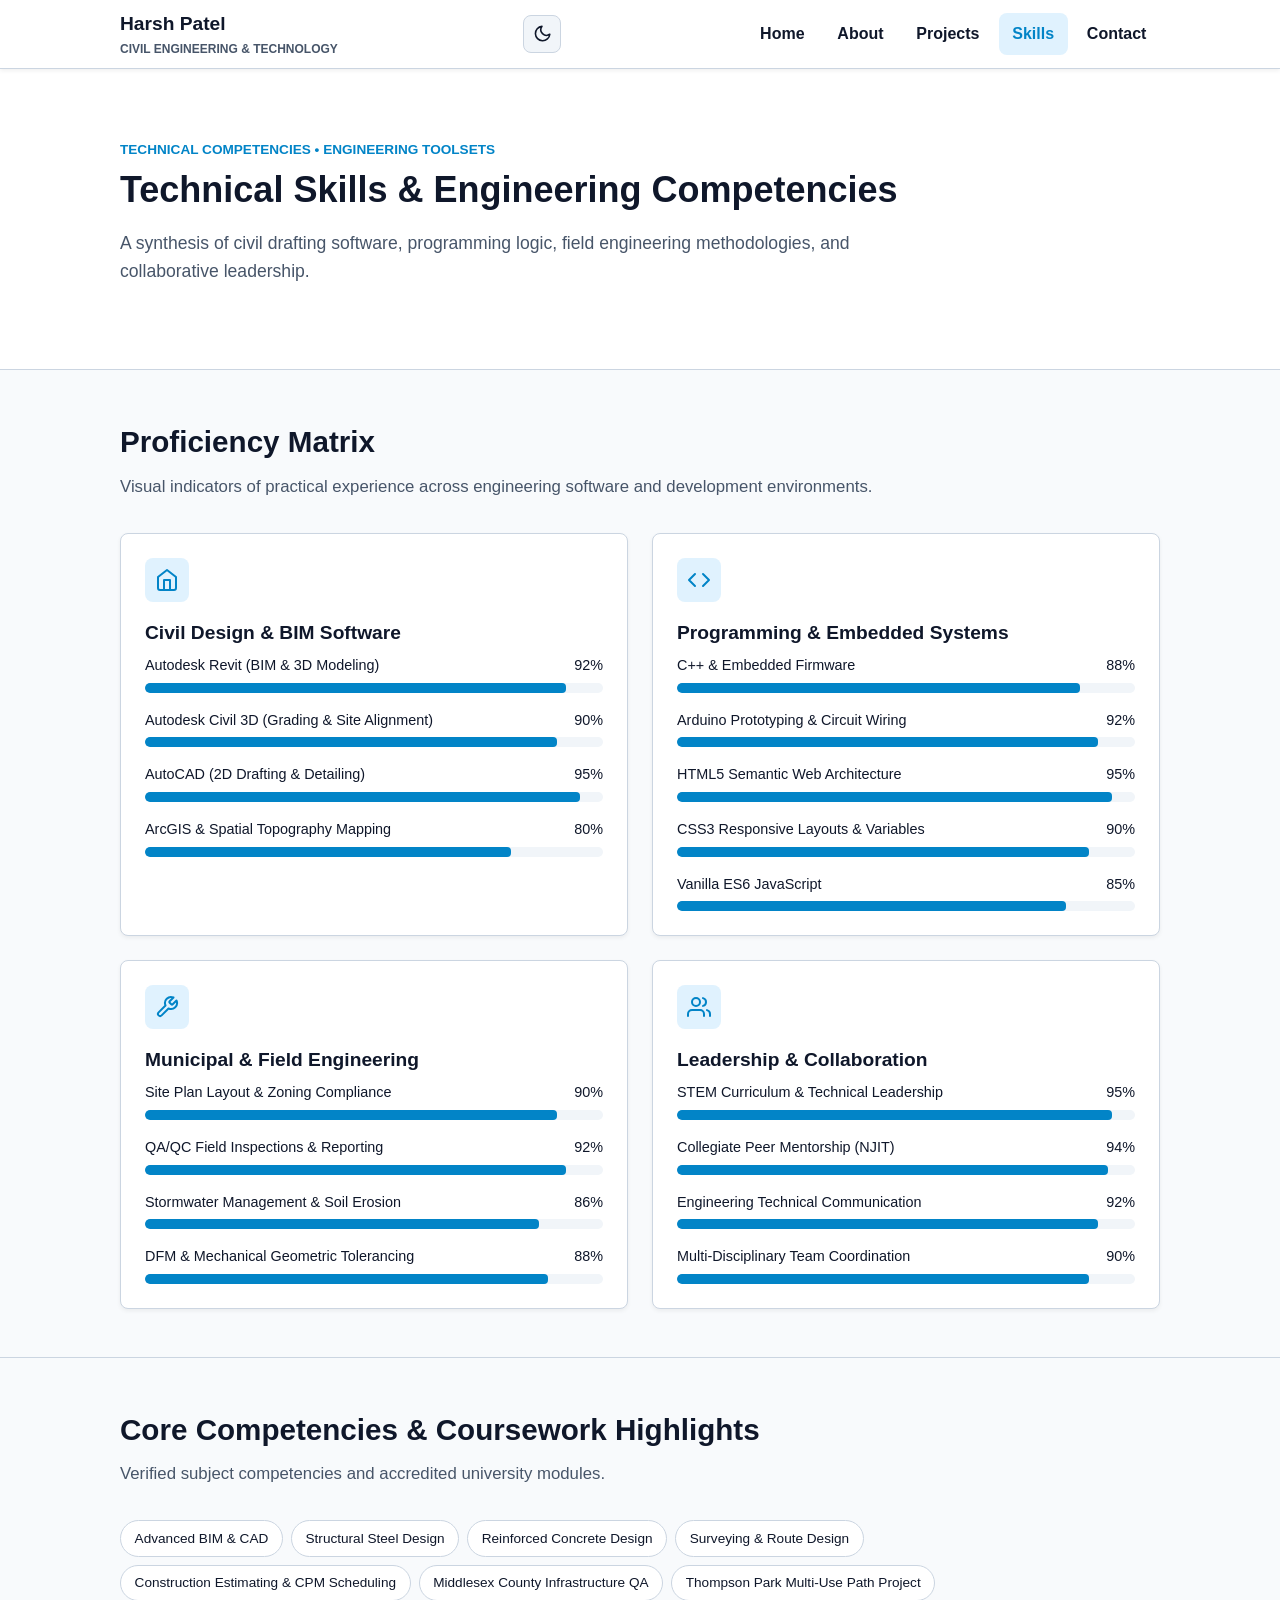
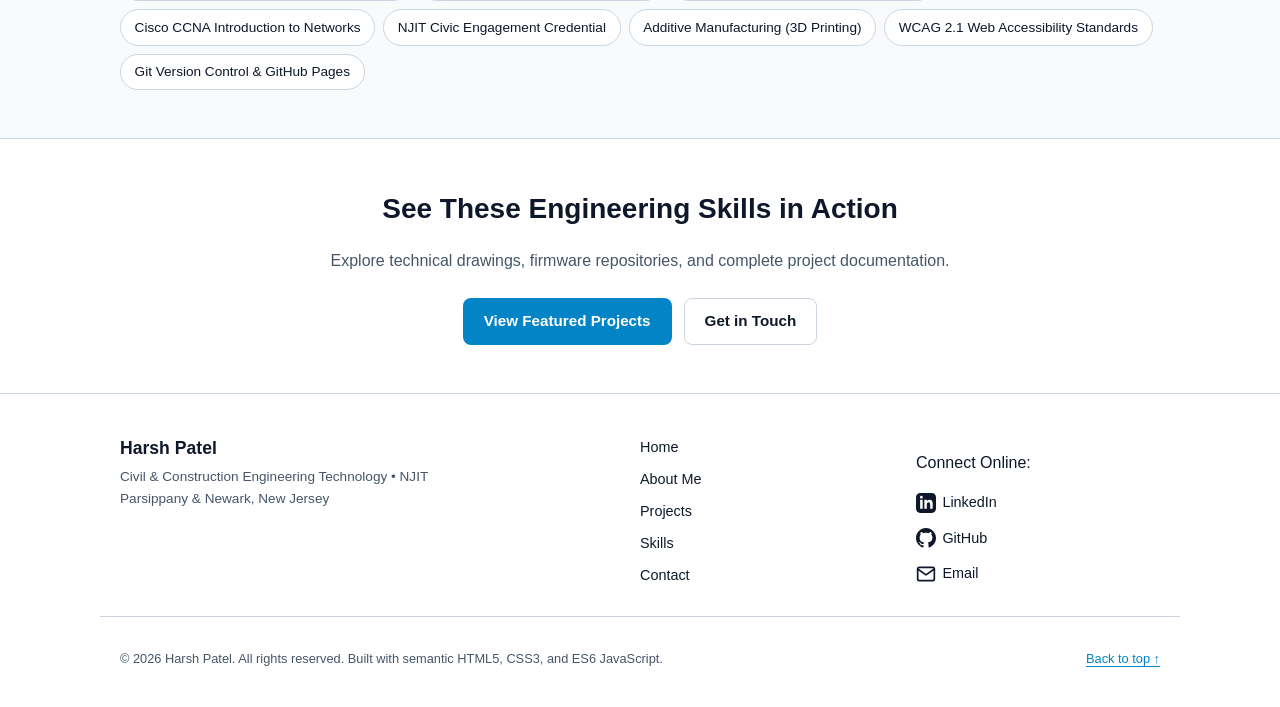
<file: skills.html>
<!DOCTYPE html>
<html lang="en">
<head>
  <meta charset="UTF-8">
  <meta name="viewport" content="width=device-width, initial-scale=1.0">
  <meta name="description" content="Technical skills, civil engineering software proficiencies, CAD/BIM tools, and programming competencies of Harsh Patel.">
  <title>Skills &amp; Competencies | Harsh Patel - Civil Engineering Portfolio</title>
  <link rel="stylesheet" href="./style.css">
</head>
<body>
  <!-- Accessible Skip Link -->
  <a href="#main-content" class="skip-link">Skip to main content</a>

  <!-- Global Header & Navigation -->
  <header class="site-header">
    <div class="container header-container">
      <a href="./index.html" class="brand-logo" aria-label="Harsh Patel Home">
        <span class="brand-name">Harsh Patel</span>
        <span class="brand-title">Civil Engineering &amp; Technology</span>
      </a>

      <div class="nav-controls">
        <button id="theme-toggle" class="theme-toggle" type="button" aria-label="Switch to dark theme" title="Toggle theme">
          <svg class="theme-icon sun-icon" aria-hidden="true" width="20" height="20" viewBox="0 0 24 24" fill="none" stroke="currentColor" stroke-width="2" stroke-linecap="round" stroke-linejoin="round">
            <circle cx="12" cy="12" r="5"></circle>
            <line x1="12" y1="1" x2="12" y2="3"></line>
            <line x1="12" y1="21" x2="12" y2="23"></line>
            <line x1="4.22" y1="4.22" x2="5.64" y2="5.64"></line>
            <line x1="18.36" y1="18.36" x2="19.78" y2="19.78"></line>
            <line x1="1" y1="12" x2="3" y2="12"></line>
            <line x1="21" y1="12" x2="23" y2="12"></line>
            <line x1="4.22" y1="19.78" x2="5.64" y2="18.36"></line>
            <line x1="18.36" y1="5.64" x2="19.78" y2="4.22"></line>
          </svg>
          <svg class="theme-icon moon-icon" aria-hidden="true" width="20" height="20" viewBox="0 0 24 24" fill="none" stroke="currentColor" stroke-width="2" stroke-linecap="round" stroke-linejoin="round">
            <path d="M21 12.79A9 9 0 1 1 11.21 3 7 7 0 0 0 21 12.79z"></path>
          </svg>
        </button>

        <button id="menu-toggle" class="menu-toggle" type="button" aria-expanded="false" aria-controls="primary-nav" aria-label="Toggle navigation menu">
          <span class="hamburger-bar"></span>
          <span class="hamburger-bar"></span>
          <span class="hamburger-bar"></span>
        </button>
      </div>

      <nav id="primary-nav" class="primary-nav" aria-label="Primary Navigation">
        <ul class="nav-list">
          <li class="nav-item"><a href="./index.html" class="nav-link">Home</a></li>
          <li class="nav-item"><a href="./about.html" class="nav-link">About</a></li>
          <li class="nav-item"><a href="./projects.html" class="nav-link">Projects</a></li>
          <li class="nav-item"><a href="./skills.html" class="nav-link active" aria-current="page">Skills</a></li>
          <li class="nav-item"><a href="./contact.html" class="nav-link">Contact</a></li>
        </ul>
      </nav>
    </div>
  </header>

  <!-- Main Content Landmark -->
  <main id="main-content" tabindex="-1">
    <!-- Page Header Banner -->
    <section class="page-header-banner" aria-labelledby="page-title">
      <div class="container">
        <p class="banner-eyebrow">Technical Competencies &bull; Engineering Toolsets</p>
        <h1 id="page-title" class="banner-title">Technical Skills &amp; Engineering Competencies</h1>
        <p class="banner-subtitle">A synthesis of civil drafting software, programming logic, field engineering methodologies, and collaborative leadership.</p>
      </div>
    </section>

    <!-- Skills Category Section -->
    <section class="skills-section" aria-labelledby="skills-matrix-heading">
      <div class="container">
        <h2 id="skills-matrix-heading" class="section-title">Proficiency Matrix</h2>
        <p class="section-subtitle">Visual indicators of practical experience across engineering software and development environments.</p>

        <div class="skills-grid">
          <!-- Category 1: Civil Design & BIM -->
          <article class="skills-card">
            <div class="skills-card-header">
              <div class="skills-card-icon" aria-hidden="true">
                <svg width="24" height="24" viewBox="0 0 24 24" fill="none" stroke="currentColor" stroke-width="2" stroke-linecap="round" stroke-linejoin="round">
                  <path d="M3 9l9-7 9 7v11a2 2 0 0 1-2 2H5a2 2 0 0 1-2-2z"></path>
                  <polyline points="9 22 9 12 15 12 15 22"></polyline>
                </svg>
              </div>
              <h3 class="skills-card-title">Civil Design &amp; BIM Software</h3>
            </div>
            <div class="skill-item">
              <div class="skill-label-row">
                <span class="skill-name">Autodesk Revit (BIM &amp; 3D Modeling)</span>
                <span class="skill-percentage">92%</span>
              </div>
              <div class="meter-track" tabindex="0" role="progressbar" aria-valuenow="92" aria-valuemin="0" aria-valuemax="100" aria-label="Autodesk Revit proficiency: 92 percent">
                <div class="meter-fill fill-92"></div>
              </div>
            </div>

            <div class="skill-item">
              <div class="skill-label-row">
                <span class="skill-name">Autodesk Civil 3D (Grading &amp; Site Alignment)</span>
                <span class="skill-percentage">90%</span>
              </div>
              <div class="meter-track" tabindex="0" role="progressbar" aria-valuenow="90" aria-valuemin="0" aria-valuemax="100" aria-label="Autodesk Civil 3D proficiency: 90 percent">
                <div class="meter-fill fill-90"></div>
              </div>
            </div>

            <div class="skill-item">
              <div class="skill-label-row">
                <span class="skill-name">AutoCAD (2D Drafting &amp; Detailing)</span>
                <span class="skill-percentage">95%</span>
              </div>
              <div class="meter-track" tabindex="0" role="progressbar" aria-valuenow="95" aria-valuemin="0" aria-valuemax="100" aria-label="AutoCAD proficiency: 95 percent">
                <div class="meter-fill fill-95"></div>
              </div>
            </div>

            <div class="skill-item">
              <div class="skill-label-row">
                <span class="skill-name">ArcGIS &amp; Spatial Topography Mapping</span>
                <span class="skill-percentage">80%</span>
              </div>
              <div class="meter-track" tabindex="0" role="progressbar" aria-valuenow="80" aria-valuemin="0" aria-valuemax="100" aria-label="ArcGIS proficiency: 80 percent">
                <div class="meter-fill fill-80"></div>
              </div>
            </div>
          </article>

          <!-- Category 2: Programming & Hardware -->
          <article class="skills-card">
            <div class="skills-card-header">
              <div class="skills-card-icon" aria-hidden="true">
                <svg width="24" height="24" viewBox="0 0 24 24" fill="none" stroke="currentColor" stroke-width="2" stroke-linecap="round" stroke-linejoin="round">
                  <polyline points="16 18 22 12 16 6"></polyline>
                  <polyline points="8 6 2 12 8 18"></polyline>
                </svg>
              </div>
              <h3 class="skills-card-title">Programming &amp; Embedded Systems</h3>
            </div>
            <div class="skill-item">
              <div class="skill-label-row">
                <span class="skill-name">C++ &amp; Embedded Firmware</span>
                <span class="skill-percentage">88%</span>
              </div>
              <div class="meter-track" tabindex="0" role="progressbar" aria-valuenow="88" aria-valuemin="0" aria-valuemax="100" aria-label="C++ &amp; Embedded Firmware proficiency: 88 percent">
                <div class="meter-fill fill-88"></div>
              </div>
            </div>

            <div class="skill-item">
              <div class="skill-label-row">
                <span class="skill-name">Arduino Prototyping &amp; Circuit Wiring</span>
                <span class="skill-percentage">92%</span>
              </div>
              <div class="meter-track" tabindex="0" role="progressbar" aria-valuenow="92" aria-valuemin="0" aria-valuemax="100" aria-label="Arduino Prototyping proficiency: 92 percent">
                <div class="meter-fill fill-92"></div>
              </div>
            </div>

            <div class="skill-item">
              <div class="skill-label-row">
                <span class="skill-name">HTML5 Semantic Web Architecture</span>
                <span class="skill-percentage">95%</span>
              </div>
              <div class="meter-track" tabindex="0" role="progressbar" aria-valuenow="95" aria-valuemin="0" aria-valuemax="100" aria-label="HTML5 Semantic Web Architecture proficiency: 95 percent">
                <div class="meter-fill fill-95"></div>
              </div>
            </div>

            <div class="skill-item">
              <div class="skill-label-row">
                <span class="skill-name">CSS3 Responsive Layouts &amp; Variables</span>
                <span class="skill-percentage">90%</span>
              </div>
              <div class="meter-track" tabindex="0" role="progressbar" aria-valuenow="90" aria-valuemin="0" aria-valuemax="100" aria-label="CSS3 Responsive Layouts proficiency: 90 percent">
                <div class="meter-fill fill-90"></div>
              </div>
            </div>

            <div class="skill-item">
              <div class="skill-label-row">
                <span class="skill-name">Vanilla ES6 JavaScript</span>
                <span class="skill-percentage">85%</span>
              </div>
              <div class="meter-track" tabindex="0" role="progressbar" aria-valuenow="85" aria-valuemin="0" aria-valuemax="100" aria-label="Vanilla ES6 JavaScript proficiency: 85 percent">
                <div class="meter-fill fill-85"></div>
              </div>
            </div>
          </article>

          <!-- Category 3: Civil Field Engineering -->
          <article class="skills-card">
            <div class="skills-card-header">
              <div class="skills-card-icon" aria-hidden="true">
                <svg width="24" height="24" viewBox="0 0 24 24" fill="none" stroke="currentColor" stroke-width="2" stroke-linecap="round" stroke-linejoin="round">
                  <path d="M14.7 6.3a1 1 0 0 0 0 1.4l1.6 1.6a1 1 0 0 0 1.4 0l3.77-3.77a6 6 0 0 1-7.94 7.94l-6.91 6.91a2.12 2.12 0 0 1-3-3l6.91-6.91a6 6 0 0 1 7.94-7.94l-3.76 3.76z"></path>
                </svg>
              </div>
              <h3 class="skills-card-title">Municipal &amp; Field Engineering</h3>
            </div>
            <div class="skill-item">
              <div class="skill-label-row">
                <span class="skill-name">Site Plan Layout &amp; Zoning Compliance</span>
                <span class="skill-percentage">90%</span>
              </div>
              <div class="meter-track" tabindex="0" role="progressbar" aria-valuenow="90" aria-valuemin="0" aria-valuemax="100" aria-label="Site Plan Layout proficiency: 90 percent">
                <div class="meter-fill fill-90"></div>
              </div>
            </div>

            <div class="skill-item">
              <div class="skill-label-row">
                <span class="skill-name">QA/QC Field Inspections &amp; Reporting</span>
                <span class="skill-percentage">92%</span>
              </div>
              <div class="meter-track" tabindex="0" role="progressbar" aria-valuenow="92" aria-valuemin="0" aria-valuemax="100" aria-label="QA/QC Field Inspections proficiency: 92 percent">
                <div class="meter-fill fill-92"></div>
              </div>
            </div>

            <div class="skill-item">
              <div class="skill-label-row">
                <span class="skill-name">Stormwater Management &amp; Soil Erosion</span>
                <span class="skill-percentage">86%</span>
              </div>
              <div class="meter-track" tabindex="0" role="progressbar" aria-valuenow="86" aria-valuemin="0" aria-valuemax="100" aria-label="Stormwater Management proficiency: 86 percent">
                <div class="meter-fill fill-86"></div>
              </div>
            </div>

            <div class="skill-item">
              <div class="skill-label-row">
                <span class="skill-name">DFM &amp; Mechanical Geometric Tolerancing</span>
                <span class="skill-percentage">88%</span>
              </div>
              <div class="meter-track" tabindex="0" role="progressbar" aria-valuenow="88" aria-valuemin="0" aria-valuemax="100" aria-label="Geometric Tolerancing proficiency: 88 percent">
                <div class="meter-fill fill-88"></div>
              </div>
            </div>
          </article>

          <!-- Category 4: Professional & Leadership -->
          <article class="skills-card">
            <div class="skills-card-header">
              <div class="skills-card-icon" aria-hidden="true">
                <svg width="24" height="24" viewBox="0 0 24 24" fill="none" stroke="currentColor" stroke-width="2" stroke-linecap="round" stroke-linejoin="round">
                  <path d="M17 21v-2a4 4 0 0 0-4-4H5a4 4 0 0 0-4 4v2"></path>
                  <circle cx="9" cy="7" r="4"></circle>
                  <path d="M23 21v-2a4 4 0 0 0-3-3.87"></path>
                  <path d="M16 3.13a4 4 0 0 1 0 7.75"></path>
                </svg>
              </div>
              <h3 class="skills-card-title">Leadership &amp; Collaboration</h3>
            </div>
            <div class="skill-item">
              <div class="skill-label-row">
                <span class="skill-name">STEM Curriculum &amp; Technical Leadership</span>
                <span class="skill-percentage">95%</span>
              </div>
              <div class="meter-track" tabindex="0" role="progressbar" aria-valuenow="95" aria-valuemin="0" aria-valuemax="100" aria-label="Technical Leadership proficiency: 95 percent">
                <div class="meter-fill fill-95"></div>
              </div>
            </div>

            <div class="skill-item">
              <div class="skill-label-row">
                <span class="skill-name">Collegiate Peer Mentorship (NJIT)</span>
                <span class="skill-percentage">94%</span>
              </div>
              <div class="meter-track" tabindex="0" role="progressbar" aria-valuenow="94" aria-valuemin="0" aria-valuemax="100" aria-label="Collegiate Peer Mentorship proficiency: 94 percent">
                <div class="meter-fill fill-94"></div>
              </div>
            </div>

            <div class="skill-item">
              <div class="skill-label-row">
                <span class="skill-name">Engineering Technical Communication</span>
                <span class="skill-percentage">92%</span>
              </div>
              <div class="meter-track" tabindex="0" role="progressbar" aria-valuenow="92" aria-valuemin="0" aria-valuemax="100" aria-label="Technical Communication proficiency: 92 percent">
                <div class="meter-fill fill-92"></div>
              </div>
            </div>

            <div class="skill-item">
              <div class="skill-label-row">
                <span class="skill-name">Multi-Disciplinary Team Coordination</span>
                <span class="skill-percentage">90%</span>
              </div>
              <div class="meter-track" tabindex="0" role="progressbar" aria-valuenow="90" aria-valuemin="0" aria-valuemax="100" aria-label="Team Coordination proficiency: 90 percent">
                <div class="meter-fill fill-90"></div>
              </div>
            </div>
          </article>
        </div>
      </div>
    </section>

    <!-- Additional Competency Badges Section -->
    <section class="badges-section" aria-labelledby="badges-heading">
      <div class="container">
        <h2 id="badges-heading" class="section-title">Core Competencies &amp; Coursework Highlights</h2>
        <p class="section-subtitle">Verified subject competencies and accredited university modules.</p>

        <div class="badges-flex">
          <span class="badge-item" tabindex="0">Advanced BIM &amp; CAD</span>
          <span class="badge-item" tabindex="0">Structural Steel Design</span>
          <span class="badge-item" tabindex="0">Reinforced Concrete Design</span>
          <span class="badge-item" tabindex="0">Surveying &amp; Route Design</span>
          <span class="badge-item" tabindex="0">Construction Estimating &amp; CPM Scheduling</span>
          <span class="badge-item" tabindex="0">Middlesex County Infrastructure QA</span>
          <span class="badge-item" tabindex="0">Thompson Park Multi-Use Path Project</span>
          <span class="badge-item" tabindex="0">Cisco CCNA Introduction to Networks</span>
          <span class="badge-item" tabindex="0">NJIT Civic Engagement Credential</span>
          <span class="badge-item" tabindex="0">Additive Manufacturing (3D Printing)</span>
          <span class="badge-item" tabindex="0">WCAG 2.1 Web Accessibility Standards</span>
          <span class="badge-item" tabindex="0">Git Version Control &amp; GitHub Pages</span>
        </div>
      </div>
    </section>

    <!-- Call to Action Section -->
    <section class="cta-banner" aria-labelledby="skills-cta-heading">
      <div class="container cta-container">
        <h2 id="skills-cta-heading" class="cta-title">See These Engineering Skills in Action</h2>
        <p class="cta-text">Explore technical drawings, firmware repositories, and complete project documentation.</p>
        <div class="cta-buttons">
          <a href="./projects.html" class="btn btn-primary">View Featured Projects</a>
          <a href="./contact.html" class="btn btn-secondary">Get in Touch</a>
        </div>
      </div>
    </section>
  </main>

  <!-- Global Footer -->
  <footer class="site-footer">
    <div class="container footer-container">
      <div class="footer-brand">
        <p class="footer-title">Harsh Patel</p>
        <p class="footer-tagline">Civil &amp; Construction Engineering Technology &bull; NJIT</p>
        <p class="footer-location">Parsippany &amp; Newark, New Jersey</p>
      </div>

      <nav class="footer-nav" aria-label="Footer Navigation">
        <ul class="footer-links">
          <li><a href="./index.html">Home</a></li>
          <li><a href="./about.html">About Me</a></li>
          <li><a href="./projects.html">Projects</a></li>
          <li><a href="./skills.html">Skills</a></li>
          <li><a href="./contact.html">Contact</a></li>
        </ul>
      </nav>

      <div class="footer-social">
        <p class="footer-social-label">Connect Online:</p>
        <ul class="social-links">
          <li>
            <a href="https://www.linkedin.com/in/harsh-patel-372487246/" target="_blank" rel="noopener noreferrer" aria-label="Harsh Patel LinkedIn Profile (opens in new tab)">
              <svg width="20" height="20" viewBox="0 0 24 24" fill="currentColor" aria-hidden="true">
                <path d="M19 0h-14c-2.761 0-5 2.239-5 5v14c0 2.761 2.239 5 5 5h14c2.762 0 5-2.239 5-5v-14c0-2.761-2.238-5-5-5zm-11 19h-3v-11h3v11zm-1.5-12.268c-.966 0-1.75-.79-1.75-1.764s.784-1.764 1.75-1.764 1.75.79 1.75 1.764-.783 1.764-1.75 1.764zm13.5 12.268h-3v-5.604c0-3.368-4-3.113-4 0v5.604h-3v-11h3v1.765c1.396-2.586 7-2.777 7 2.476v6.759z"/>
              </svg>
              <span>LinkedIn</span>
            </a>
          </li>
          <li>
            <a href="https://github.com/hrp73-prog" target="_blank" rel="noopener noreferrer" aria-label="Harsh Patel GitHub Profile (opens in new tab)">
              <svg width="20" height="20" viewBox="0 0 24 24" fill="currentColor" aria-hidden="true">
                <path d="M12 0c-6.626 0-12 5.373-12 12 0 5.302 3.438 9.8 8.207 11.387.599.111.793-.261.793-.577v-2.234c-3.338.726-4.033-1.416-4.033-1.416-.546-1.387-1.333-1.756-1.333-1.756-1.089-.745.083-.729.083-.729 1.205.084 1.839 1.237 1.839 1.237 1.07 1.834 2.807 1.304 3.492.997.107-.775.418-1.305.762-1.604-2.665-.305-5.467-1.334-5.467-5.931 0-1.311.469-2.381 1.236-3.221-.124-.303-.535-1.524.117-3.176 0 0 1.008-.322 3.301 1.23.957-.266 1.983-.399 3.003-.404 1.02.005 2.047.138 3.006.404 2.291-1.552 3.297-1.23 3.297-1.23.653 1.653.242 2.874.118 3.176.77.84 1.235 1.911 1.235 3.221 0 4.609-2.807 5.624-5.479 5.921.43.372.823 1.102.823 2.222v3.293c0 .319.192.694.801.576 4.765-1.589 8.199-6.086 8.199-11.386 0-6.627-5.373-12-12-12z"/>
              </svg>
              <span>GitHub</span>
            </a>
          </li>
          <li>
            <a href="mailto:hrp73@njit.edu" aria-label="Email Harsh Patel directly">
              <svg width="20" height="20" viewBox="0 0 24 24" fill="none" stroke="currentColor" stroke-width="2" stroke-linecap="round" stroke-linejoin="round" aria-hidden="true">
                <path d="M4 4h16c1.1 0 2 .9 2 2v12c0 1.1-.9 2-2 2H4c-1.1 0-2-.9-2-2V6c0-1.1.9-2 2-2z"></path>
                <polyline points="22,6 12,13 2,6"></polyline>
              </svg>
              <span>Email</span>
            </a>
          </li>
        </ul>
      </div>
    </div>
    <div class="footer-bottom">
      <div class="container footer-bottom-inner">
        <p>&copy; 2026 Harsh Patel. All rights reserved. Built with semantic HTML5, CSS3, and ES6 JavaScript.</p>
        <p><a href="#main-content" class="back-to-top">Back to top &uarr;</a></p>
      </div>
    </div>
  </footer>

  <script src="./script.js" defer></script>
</body>
</html>
</file>
<file: style.css>
/* ==========================================================================
   Personal Portfolio Stylesheet - Harsh Patel
   Simple, clean, and accessible CSS for NJIT Web Design Project
   ========================================================================== */

/* --- 1. CSS Variables & Color Themes --- */
:root {
  /* Light Theme */
  --bg-color: #f8fafc;
  --surface-color: #ffffff;
  --surface-alt: #f1f5f9;
  --text-main: #0f172a;        /* High contrast > 14:1 against white */
  --text-muted: #475569;       /* High contrast > 5:1 against white */
  --primary: #0284c7;          /* Engineering blue */
  --primary-hover: #0369a1;
  --primary-light: #e0f2fe;
  --border: #cbd5e1;
  --focus-ring: #0284c7;
  --error: #b91c1c;
  --success: #15803d;
  --shadow: 0 2px 4px rgba(0, 0, 0, 0.06);
  --shadow-lg: 0 8px 16px rgba(0, 0, 0, 0.1);
  --radius: 8px;
  --transition: 0.2s ease;
}

[data-theme="dark"] {
  /* Dark Theme */
  --bg-color: #0b1120;
  --surface-color: #1e293b;
  --surface-alt: #334155;
  --text-main: #f8fafc;        /* High contrast > 14:1 against dark surface */
  --text-muted: #94a3b8;       /* High contrast > 5:1 */
  --primary: #38bdf8;          /* Bright sky blue for dark mode */
  --primary-hover: #7dd3fc;
  --primary-light: #0c4a6e;
  --border: #475569;
  --focus-ring: #38bdf8;
  --error: #f87171;
  --success: #4ade80;
  --shadow: 0 2px 4px rgba(0, 0, 0, 0.3);
  --shadow-lg: 0 8px 16px rgba(0, 0, 0, 0.4);
}

/* --- 2. Global Resets & Accessibility Basics --- */
*, *::before, *::after {
  box-sizing: border-box;
}

html, body {
  overflow-x: hidden;
  width: 100%;
}

body {
  margin: 0;
  padding: 0;
  font-family: -apple-system, BlinkMacSystemFont, "Segoe UI", Roboto, Helvetica, Arial, sans-serif;
  font-size: 1rem;
  line-height: 1.6;
  color: var(--text-main);
  background-color: var(--bg-color);
  transition: background-color var(--transition), color var(--transition);
  display: flex;
  flex-direction: column;
  min-height: 100vh;
}

main {
  flex: 1 0 auto;
}

img {
  max-width: 100%;
  height: auto;
  display: block;
}

a {
  color: var(--primary);
  text-decoration: underline;
  text-underline-offset: 3px;
}

a:hover {
  color: var(--primary-hover);
}

/* Accessible Skip Link */
.skip-link {
  position: absolute;
  top: -60px;
  left: 1rem;
  background: var(--primary);
  color: #ffffff;
  padding: 0.6rem 1rem;
  font-weight: 700;
  border-radius: var(--radius);
  z-index: 10000;
  text-decoration: none;
  transition: top 0.2s ease;
}

.skip-link:focus,
.skip-link:focus-visible {
  top: 1rem;
  outline: 3px solid #ffffff !important;
  outline-offset: 3px !important;
  box-shadow: 0 0 0 5px var(--focus-ring);
}

/* Accessible Keyboard Focus Rings */
:focus {
  outline: 3px solid var(--focus-ring);
  outline-offset: 3px;
}

:focus:not(:focus-visible) {
  outline: none;
}

:focus-visible {
  outline: 3px solid var(--focus-ring) !important;
  outline-offset: 3px !important;
  border-radius: 4px;
  box-shadow: 0 0 0 4px rgba(2, 132, 199, 0.3) !important;
}

[data-theme="dark"] :focus-visible {
  outline: 3px solid var(--focus-ring) !important;
  box-shadow: 0 0 0 4px rgba(56, 189, 248, 0.45) !important;
}

/* Remove outline on main when programmatically focused via skip-link */
main:focus,
main:focus-visible {
  outline: none !important;
}

.sr-only {
  position: absolute;
  width: 1px;
  height: 1px;
  padding: 0;
  margin: -1px;
  overflow: hidden;
  clip: rect(0, 0, 0, 0);
  border: 0;
}

/* --- 3. Layout Container & Headings --- */
.container {
  width: 100%;
  max-width: 1080px;
  margin: 0 auto;
  padding: 0 1.25rem;
}

.section-title {
  font-size: 1.85rem;
  margin: 0 0 0.5rem 0;
  color: var(--text-main);
}

.section-subtitle {
  font-size: 1.05rem;
  color: var(--text-muted);
  margin: 0 0 2rem 0;
}

/* --- 4. Site Header & Navigation --- */
.site-header {
  background-color: var(--surface-color);
  border-bottom: 1px solid var(--border);
  position: sticky;
  top: 0;
  z-index: 1000;
  box-shadow: var(--shadow);
}

.header-container {
  display: flex;
  align-items: center;
  justify-content: space-between;
  height: 4.25rem;
}

.brand-logo {
  display: flex;
  flex-direction: column;
  text-decoration: none;
}

.brand-name {
  font-size: 1.2rem;
  font-weight: 800;
  color: var(--text-main);
}

.brand-title {
  font-size: 0.75rem;
  font-weight: 600;
  color: var(--text-muted);
  text-transform: uppercase;
}

.nav-controls {
  display: flex;
  align-items: center;
  gap: 0.5rem;
}

/* Theme Toggle Button */
.theme-toggle {
  background: var(--surface-alt);
  border: 1px solid var(--border);
  color: var(--text-main);
  width: 2.4rem;
  height: 2.4rem;
  border-radius: var(--radius);
  display: inline-flex;
  align-items: center;
  justify-content: center;
  cursor: pointer;
  padding: 0;
}

.theme-toggle:hover {
  background: var(--border);
}

.theme-icon {
  width: 1.2rem;
  height: 1.2rem;
}

[data-theme="light"] .sun-icon { display: none; }
[data-theme="light"] .moon-icon { display: block; }
[data-theme="dark"] .sun-icon { display: block; }
[data-theme="dark"] .moon-icon { display: none; }

/* Mobile Hamburger Button */
.menu-toggle {
  display: none;
  background: var(--surface-alt);
  border: 1px solid var(--border);
  width: 2.4rem;
  height: 2.4rem;
  border-radius: var(--radius);
  flex-direction: column;
  justify-content: center;
  align-items: center;
  gap: 4px;
  cursor: pointer;
  padding: 0;
}

.hamburger-bar {
  display: block;
  width: 18px;
  height: 2px;
  background-color: var(--text-main);
  transition: transform var(--transition), opacity var(--transition);
}

/* Navigation List */
.primary-nav {
  display: flex;
}

.nav-list {
  display: flex;
  list-style: none;
  gap: 0.35rem;
  margin: 0;
  padding: 0;
}

.nav-link {
  display: block;
  padding: 0.5rem 0.85rem;
  font-weight: 600;
  color: var(--text-main);
  text-decoration: none;
  border-radius: var(--radius);
}

.nav-link:hover {
  color: var(--primary);
  background-color: var(--surface-alt);
}

.nav-link.active {
  color: var(--primary);
  background-color: var(--primary-light);
  font-weight: 700;
}

/* --- 5. Buttons --- */
.btn {
  display: inline-flex;
  align-items: center;
  justify-content: center;
  gap: 0.4rem;
  padding: 0.65rem 1.25rem;
  font-size: 0.95rem;
  font-weight: 600;
  border-radius: var(--radius);
  text-decoration: none;
  cursor: pointer;
  border: 1px solid transparent;
  transition: background-color var(--transition), border-color var(--transition);
}

.btn-primary {
  background-color: var(--primary);
  color: #ffffff;
}

[data-theme="dark"] .btn-primary {
  color: #0b1120;
}

.btn-primary:hover {
  background-color: var(--primary-hover);
  color: #ffffff;
}

[data-theme="dark"] .btn-primary:hover {
  color: #0b1120;
}

.btn-secondary {
  background-color: var(--surface-color);
  color: var(--text-main);
  border-color: var(--border);
}

.btn-secondary:hover {
  background-color: var(--surface-alt);
}

.btn-outline {
  background-color: transparent;
  color: var(--text-main);
  border-color: var(--border);
}

.btn-outline:hover {
  background-color: var(--surface-alt);
  color: var(--primary);
}

.btn-sm {
  padding: 0.4rem 0.85rem;
  font-size: 0.85rem;
}

.btn-block {
  width: 100%;
}

/* --- 6. Page Headers & Hero --- */
.hero-section,
.page-header-banner {
  padding: 3.5rem 0;
  background-color: var(--surface-color);
  border-bottom: 1px solid var(--border);
}

.hero-eyebrow,
.banner-eyebrow {
  font-size: 0.85rem;
  font-weight: 700;
  color: var(--primary);
  text-transform: uppercase;
  margin-bottom: 0.5rem;
}

.hero-title,
.banner-title {
  font-size: 2.25rem;
  font-weight: 800;
  line-height: 1.2;
  margin: 0 0 1rem 0;
  color: var(--text-main);
}

.hero-description,
.banner-subtitle {
  font-size: 1.1rem;
  color: var(--text-muted);
  max-width: 760px;
  margin-bottom: 1.75rem;
}

.hero-actions {
  display: flex;
  flex-wrap: wrap;
  gap: 0.75rem;
}

/* --- 7. Cards & Highlights --- */
.highlights-section,
.preview-section,
.about-summary-section,
.about-education-section,
.about-experience-section,
.about-certifications-section,
.about-interests-section,
.projects-main-section,
.skills-section,
.badges-section,
.contact-main-section {
  padding: 3rem 0;
  border-bottom: 1px solid var(--border);
}

.highlights-grid,
.preview-grid,
.certifications-grid,
.interests-grid {
  display: grid;
  grid-template-columns: repeat(3, 1fr);
  gap: 1.5rem;
}

.certifications-grid,
.interests-grid {
  grid-template-columns: repeat(2, 1fr);
}

.highlight-card,
.preview-card,
.timeline-card,
.cert-card,
.interest-card,
.skills-card,
.contact-channel-card,
.contact-form,
.about-quick-facts {
  background-color: var(--surface-color);
  border: 1px solid var(--border);
  border-radius: var(--radius);
  padding: 1.5rem;
  box-shadow: var(--shadow);
}

.highlight-icon,
.cert-icon,
.channel-icon,
.skills-card-icon {
  width: 2.75rem;
  height: 2.75rem;
  background-color: var(--primary-light);
  color: var(--primary);
  border-radius: var(--radius);
  display: flex;
  align-items: center;
  justify-content: center;
  margin-bottom: 1rem;
}

.highlight-heading,
.timeline-role,
.cert-title,
.interest-title,
.skills-card-title,
.preview-heading {
  font-size: 1.2rem;
  font-weight: 700;
  margin: 0 0 0.35rem 0;
  color: var(--text-main);
}

.highlight-organization,
.timeline-company,
.cert-issuer {
  font-weight: 600;
  color: var(--primary);
  margin: 0 0 0.35rem 0;
}

.highlight-meta,
.timeline-date,
.cert-date {
  font-size: 0.85rem;
  color: var(--text-muted);
  margin-bottom: 0.75rem;
}

.highlight-text,
.preview-text,
.cert-desc,
.interest-text {
  font-size: 0.95rem;
  color: var(--text-muted);
  margin: 0;
}

/* Preview Cards */
.preview-card {
  padding: 0;
  overflow: hidden;
  display: flex;
  flex-direction: column;
}

.preview-image-wrap {
  width: 100%;
  height: 200px;
  background-color: var(--surface-alt);
}

.preview-image {
  width: 100%;
  height: 100%;
  object-fit: cover;
}

.preview-card-body {
  padding: 1.25rem;
  display: flex;
  flex-direction: column;
  flex: 1;
}

.preview-tag {
  font-size: 0.75rem;
  font-weight: 700;
  color: var(--primary);
  text-transform: uppercase;
  margin-bottom: 0.35rem;
}

/* Call to Action Banner */
.cta-banner {
  padding: 3rem 0;
  background-color: var(--surface-color);
  text-align: center;
}

.cta-title {
  font-size: 1.75rem;
  margin: 0 0 0.75rem 0;
}

.cta-text {
  color: var(--text-muted);
  margin-bottom: 1.5rem;
}

.cta-buttons {
  display: flex;
  justify-content: center;
  gap: 0.75rem;
  flex-wrap: wrap;
}

/* --- 8. About Page Details --- */
.about-grid {
  display: grid;
  grid-template-columns: 2fr 1fr;
  gap: 2rem;
  align-items: start;
}

.about-text-column p {
  margin-bottom: 1rem;
}

.facts-list {
  list-style: none;
  padding: 0;
  margin: 0 0 1.25rem 0;
}

.facts-list li {
  padding: 0.5rem 0;
  border-bottom: 1px solid var(--border);
  font-size: 0.9rem;
}

.course-list {
  columns: 2;
  gap: 1.5rem;
  margin-top: 0.5rem;
}

/* --- 9. Projects Page & Modal --- */
.filter-controls {
  display: flex;
  gap: 0.5rem;
  flex-wrap: wrap;
  align-items: center;
  margin-bottom: 2rem;
}

.filter-label {
  font-weight: 700;
  font-size: 0.9rem;
}

.filter-btn {
  background: var(--surface-color);
  border: 1px solid var(--border);
  color: var(--text-main);
  padding: 0.4rem 0.9rem;
  font-size: 0.85rem;
  font-weight: 600;
  border-radius: 20px;
  cursor: pointer;
}

.filter-btn:hover {
  background: var(--surface-alt);
}

.filter-btn.active {
  background: var(--primary);
  color: #ffffff;
  border-color: var(--primary);
}

[data-theme="dark"] .filter-btn.active {
  color: #0b1120;
}

.projects-grid {
  display: flex;
  flex-direction: column;
  gap: 2rem;
}

.project-card {
  background-color: var(--surface-color);
  border: 1px solid var(--border);
  border-radius: var(--radius);
  overflow: hidden;
  box-shadow: var(--shadow);
  display: grid;
  grid-template-columns: 40% 60%;
}

.project-media {
  position: relative;
  background-color: var(--surface-alt);
  min-height: 240px;
}

.project-img {
  width: 100%;
  height: 100%;
  object-fit: cover;
}

.project-badge {
  position: absolute;
  top: 0.75rem;
  left: 0.75rem;
  background-color: var(--primary);
  color: #ffffff;
  font-size: 0.75rem;
  font-weight: 700;
  padding: 0.25rem 0.6rem;
  border-radius: 4px;
}

[data-theme="dark"] .project-badge {
  color: #0b1120;
}

.project-content {
  padding: 1.5rem;
  display: flex;
  flex-direction: column;
  justify-content: space-between;
}

.project-discipline {
  font-size: 0.8rem;
  font-weight: 700;
  color: var(--primary);
  text-transform: uppercase;
}

.project-title {
  font-size: 1.35rem;
  font-weight: 700;
  margin: 0.35rem 0 0.75rem 0;
}

.project-description {
  font-size: 0.95rem;
  color: var(--text-muted);
  margin-bottom: 1rem;
}

.project-tags {
  display: flex;
  flex-wrap: wrap;
  gap: 0.4rem;
  margin-bottom: 1.25rem;
}

.tag {
  background-color: var(--surface-alt);
  border: 1px solid var(--border);
  font-size: 0.8rem;
  padding: 0.2rem 0.5rem;
  border-radius: 4px;
}

/* Native Modal Dialog */
.project-modal {
  border: 1px solid var(--border);
  border-radius: var(--radius);
  padding: 1.5rem;
  background: var(--surface-color);
  color: var(--text-main);
  max-width: 680px;
  width: 90%;
  margin: auto;
  box-shadow: var(--shadow-lg);
}

.project-modal::backdrop {
  background: rgba(0, 0, 0, 0.6);
}

.modal-header {
  display: flex;
  justify-content: space-between;
  align-items: center;
  border-bottom: 1px solid var(--border);
  padding-bottom: 0.75rem;
  margin-bottom: 1rem;
}

.modal-title {
  font-size: 1.25rem;
  margin: 0;
}

.modal-close {
  background: none;
  border: none;
  font-size: 1.75rem;
  cursor: pointer;
  color: var(--text-muted);
}

.modal-body img,
.modal-preview-img {
  width: 100%;
  border-radius: 6px;
  margin-bottom: 1rem;
}

.modal-footer {
  margin-top: 1.25rem;
  padding-top: 1rem;
  border-top: 1px solid var(--border);
  display: flex;
  justify-content: flex-end;
}

/* --- 10. Skills Meters --- */
.skills-grid {
  display: grid;
  grid-template-columns: repeat(2, 1fr);
  gap: 1.5rem;
}

.skill-item {
  margin-bottom: 1rem;
}

.skill-item:last-child {
  margin-bottom: 0;
}

.skill-label-row {
  display: flex;
  justify-content: space-between;
  font-size: 0.9rem;
  margin-bottom: 0.35rem;
}

.meter-track {
  width: 100%;
  height: 10px;
  background-color: var(--surface-alt);
  border-radius: 5px;
  overflow: hidden;
  cursor: default;
}

.meter-track:focus,
.meter-track:focus-visible {
  outline: 3px solid var(--focus-ring) !important;
  outline-offset: 4px !important;
  box-shadow: 0 0 0 4px rgba(2, 132, 199, 0.25) !important;
}

[data-theme="dark"] .meter-track:focus,
[data-theme="dark"] .meter-track:focus-visible {
  outline: 3px solid var(--focus-ring) !important;
  box-shadow: 0 0 0 4px rgba(56, 189, 248, 0.35) !important;
}

.meter-fill {
  height: 100%;
  background-color: var(--primary);
  border-radius: 4px;
}

.fill-95 { width: 95%; }
.fill-94 { width: 94%; }
.fill-92 { width: 92%; }
.fill-90 { width: 90%; }
.fill-88 { width: 88%; }
.fill-86 { width: 86%; }
.fill-85 { width: 85%; }
.fill-80 { width: 80%; }

.badges-flex {
  display: flex;
  flex-wrap: wrap;
  gap: 0.5rem;
}

.badge-item {
  background-color: var(--surface-color);
  border: 1px solid var(--border);
  padding: 0.4rem 0.85rem;
  border-radius: 20px;
  font-size: 0.85rem;
  cursor: default;
  transition: border-color var(--transition), transform var(--transition);
}

.badge-item:hover,
.badge-item:focus,
.badge-item:focus-visible {
  border-color: var(--primary);
  background-color: var(--surface-alt);
  outline: 3px solid var(--focus-ring) !important;
  outline-offset: 2px !important;
}

/* --- 11. Contact Form --- */
.contact-grid {
  display: grid;
  grid-template-columns: 1fr 1.35fr;
  gap: 2rem;
  align-items: start;
}

.contact-cards-stack {
  display: flex;
  flex-direction: column;
  gap: 1rem;
}

.contact-channel-card {
  display: flex;
  gap: 1rem;
  align-items: center;
}

.channel-label {
  font-size: 0.8rem;
  font-weight: 700;
  text-transform: uppercase;
  color: var(--text-muted);
  margin: 0;
}

.channel-link, .channel-text {
  font-weight: 700;
  font-size: 1rem;
  margin: 0;
}

.channel-subtext {
  font-size: 0.8rem;
  color: var(--text-muted);
  margin: 0;
}

.form-group {
  margin-bottom: 1.25rem;
}

.form-label {
  display: block;
  font-weight: 600;
  font-size: 0.9rem;
  margin-bottom: 0.35rem;
}

.required-indicator {
  color: var(--error);
}

.form-control {
  width: 100%;
  padding: 0.65rem 0.85rem;
  font-family: inherit;
  font-size: 0.95rem;
  color: var(--text-main);
  background-color: var(--bg-color);
  border: 1px solid var(--border);
  border-radius: var(--radius);
}

.form-control:focus,
.form-control:focus-visible {
  outline: 3px solid var(--focus-ring) !important;
  outline-offset: 1px !important;
  border-color: var(--focus-ring);
  box-shadow: 0 0 0 4px rgba(2, 132, 199, 0.25) !important;
}

[data-theme="dark"] .form-control:focus,
[data-theme="dark"] .form-control:focus-visible {
  outline: 3px solid var(--focus-ring) !important;
  border-color: var(--focus-ring);
  box-shadow: 0 0 0 4px rgba(56, 189, 248, 0.35) !important;
}

.form-control.input-error {
  border-color: var(--error);
}

.field-error {
  display: block;
  font-size: 0.8rem;
  font-weight: 600;
  color: var(--error);
  margin-top: 0.25rem;
  min-height: 1.2rem;
}

.form-status {
  padding: 0.75rem 1rem;
  border-radius: var(--radius);
  font-size: 0.9rem;
  font-weight: 600;
  margin-bottom: 1rem;
  display: none;
}

.form-status.status-error {
  display: block;
  background-color: #fef2f2;
  border: 1px solid var(--error);
  color: var(--error);
}

.form-status.status-success {
  display: block;
  background-color: #f0fdf4;
  border: 1px solid var(--success);
  color: var(--success);
}

.form-actions {
  display: flex;
  gap: 0.75rem;
}

.form-privacy-note {
  margin-top: 1rem;
  font-size: 0.8rem;
  color: var(--text-muted);
}

/* --- 12. Global Footer --- */
.site-footer {
  background-color: var(--surface-color);
  border-top: 1px solid var(--border);
  padding: 2.5rem 0 1.5rem 0;
  margin-top: auto;
}

.footer-container {
  display: grid;
  grid-template-columns: 2fr 1fr 1fr;
  gap: 2rem;
  padding-bottom: 1.5rem;
  border-bottom: 1px solid var(--border);
}

.footer-title {
  font-weight: 800;
  font-size: 1.1rem;
  margin: 0 0 0.25rem 0;
}

.footer-tagline, .footer-location {
  font-size: 0.85rem;
  color: var(--text-muted);
  margin: 0;
}

.footer-links, .social-links {
  list-style: none;
  padding: 0;
  margin: 0;
  display: flex;
  flex-direction: column;
  gap: 0.4rem;
}

.footer-links a, .social-links a {
  text-decoration: none;
  font-size: 0.9rem;
  color: var(--text-main);
  display: inline-flex;
  align-items: center;
  gap: 0.4rem;
}

.footer-links a:hover, .social-links a:hover {
  color: var(--primary);
}

.footer-bottom-inner {
  display: flex;
  justify-content: space-between;
  font-size: 0.8rem;
  color: var(--text-muted);
  padding-top: 1.25rem;
}

/* --- 13. Responsive Media Queries --- */
@media (max-width: 768px) {
  .menu-toggle {
    display: flex;
  }

  .primary-nav {
    display: none;
    position: absolute;
    top: 4.25rem;
    left: 0;
    width: 100%;
    background-color: var(--surface-color);
    border-bottom: 2px solid var(--primary);
    box-shadow: var(--shadow-lg);
    padding: 1rem;
  }

  .primary-nav.active {
    display: block;
  }

  .nav-list {
    flex-direction: column;
    gap: 0.5rem;
  }

  .nav-link {
    padding: 0.65rem;
  }

  .menu-toggle[aria-expanded="true"] .hamburger-bar:nth-child(1) {
    transform: translateY(6px) rotate(45deg);
  }
  .menu-toggle[aria-expanded="true"] .hamburger-bar:nth-child(2) {
    opacity: 0;
  }
  .menu-toggle[aria-expanded="true"] .hamburger-bar:nth-child(3) {
    transform: translateY(-6px) rotate(-45deg);
  }

  .highlights-grid,
  .preview-grid,
  .certifications-grid,
  .interests-grid,
  .skills-grid,
  .about-grid,
  .contact-grid,
  .footer-container,
  .project-card {
    grid-template-columns: 1fr;
  }

  .course-list {
    columns: 1;
  }
}

@media (max-width: 480px) {
  .hero-title, .banner-title {
    font-size: 1.75rem;
  }

  .hero-actions, .cta-buttons, .form-actions, .project-actions {
    flex-direction: column;
  }

  .btn {
    width: 100%;
  }

  .footer-bottom-inner {
    flex-direction: column;
    gap: 0.5rem;
    text-align: center;
  }
}

/* User reduced motion */
@media (prefers-reduced-motion: reduce) {
  * {
    transition: none !important;
    animation: none !important;
  }
}
</file>
